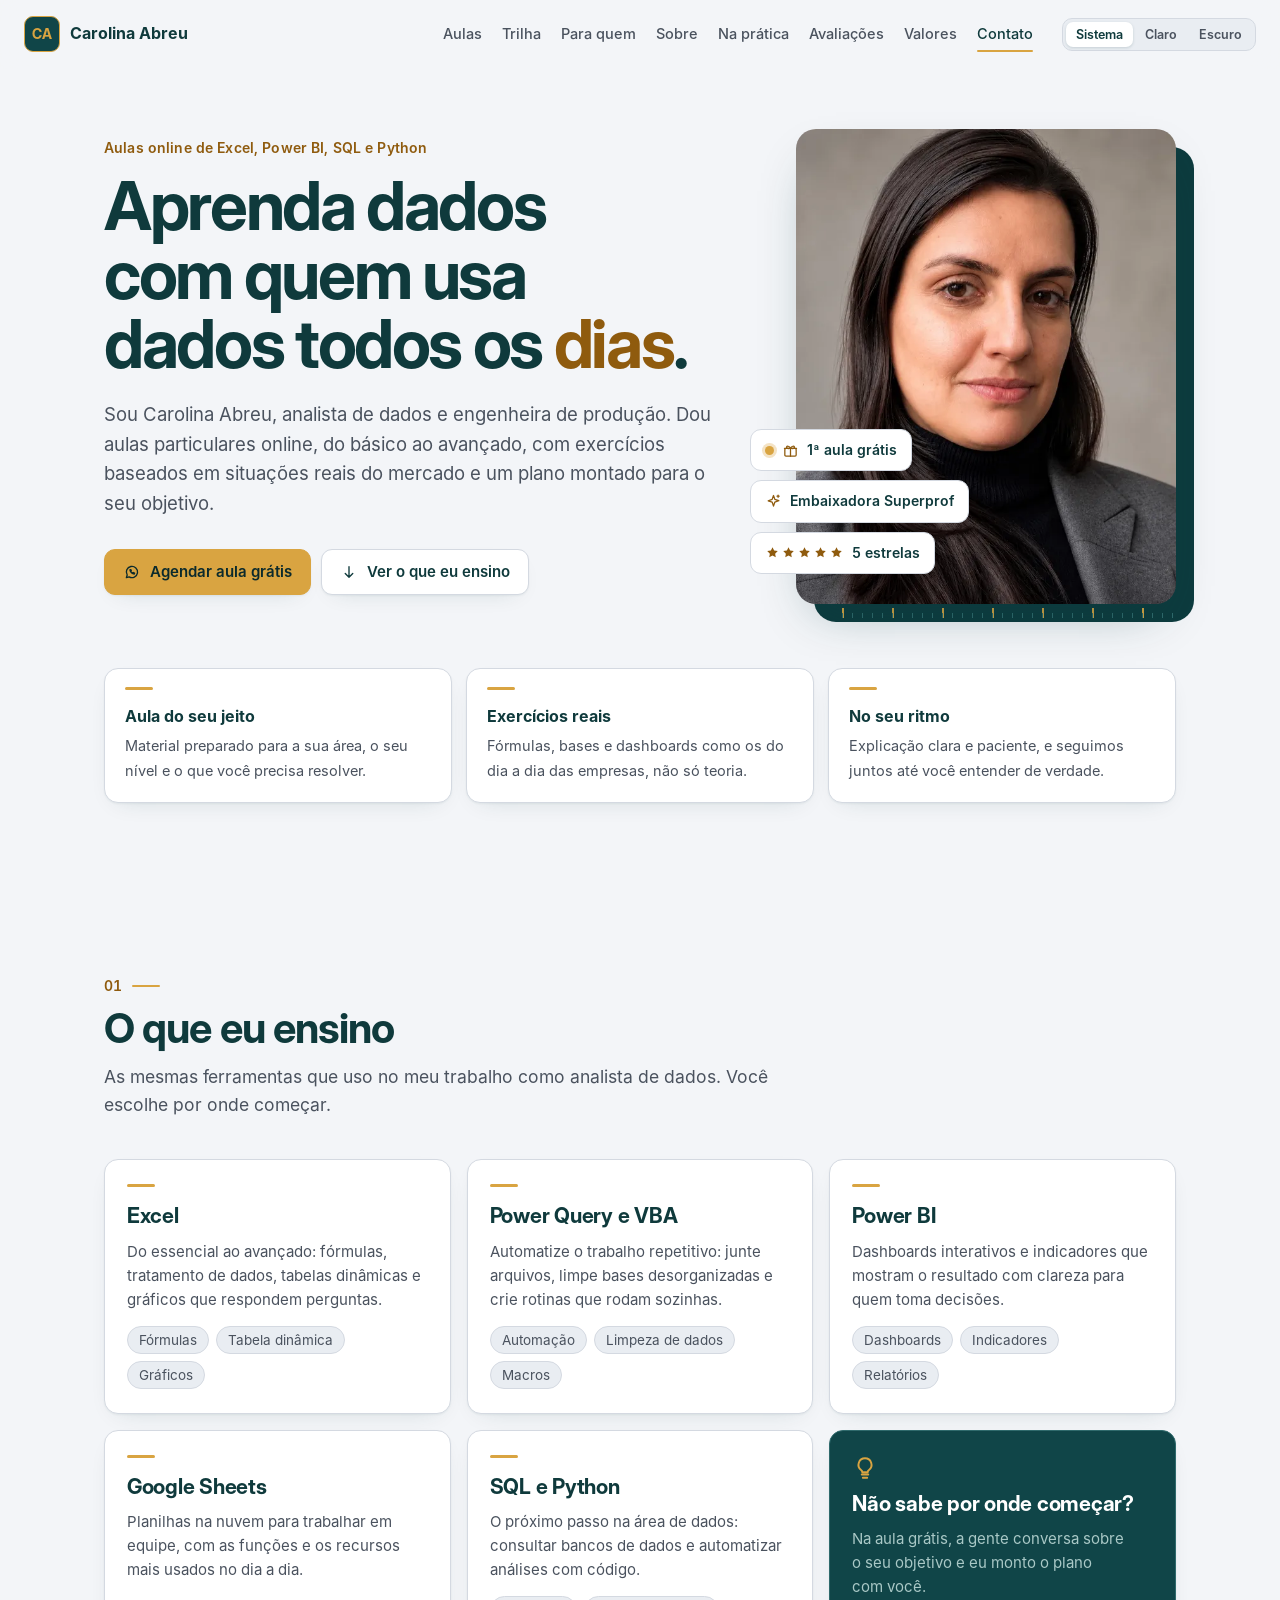
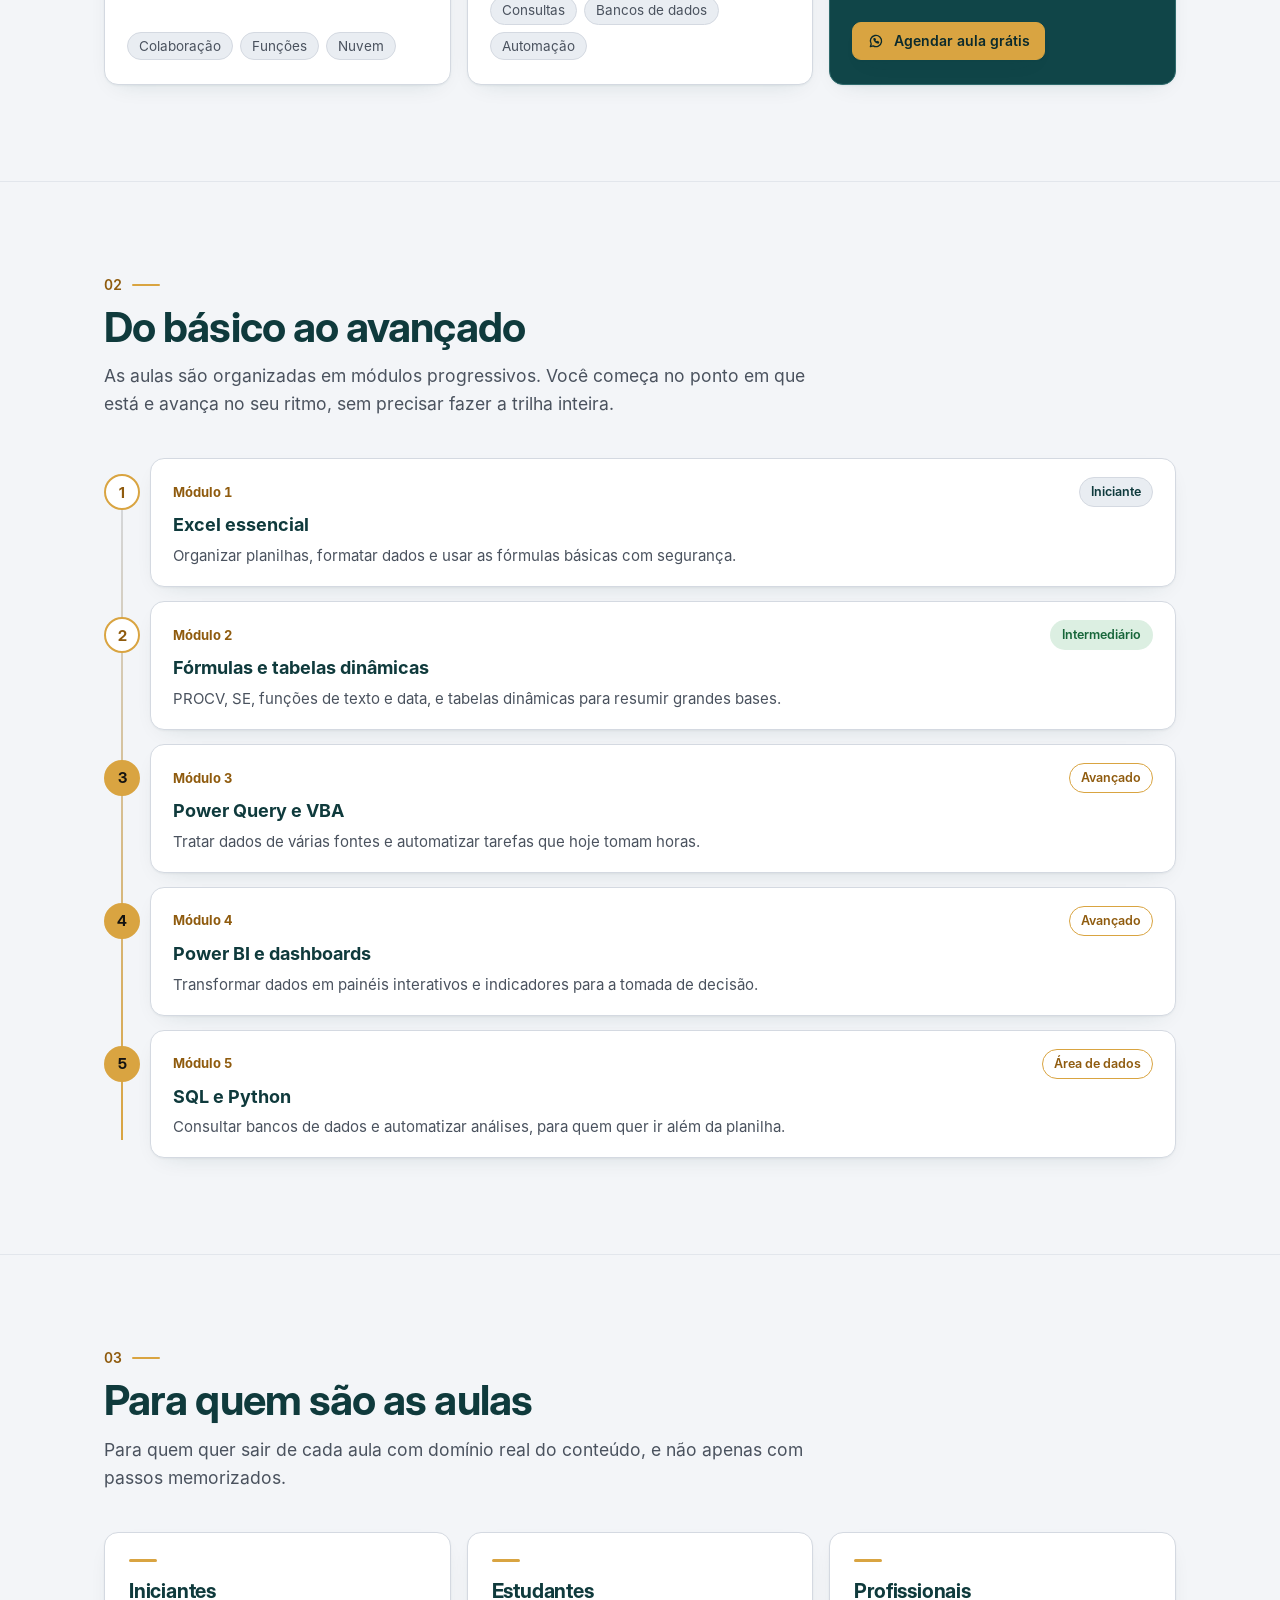
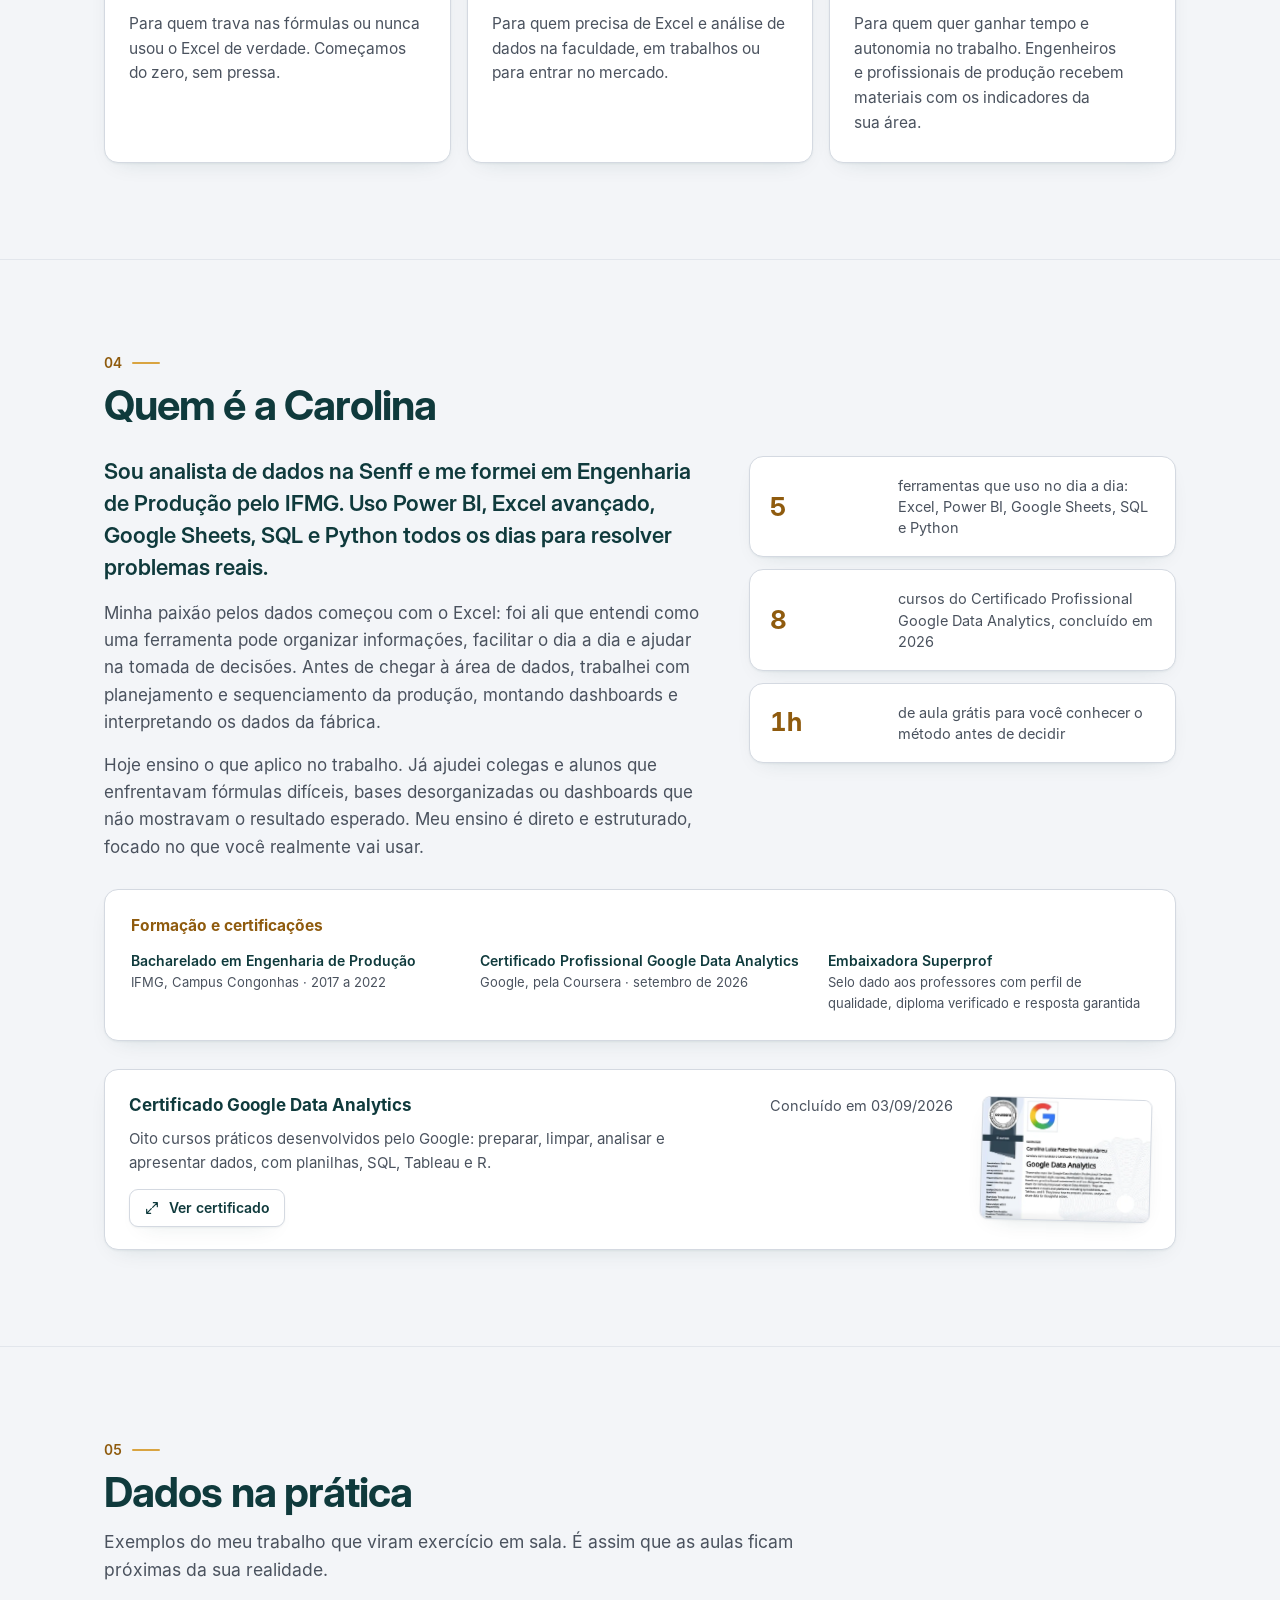
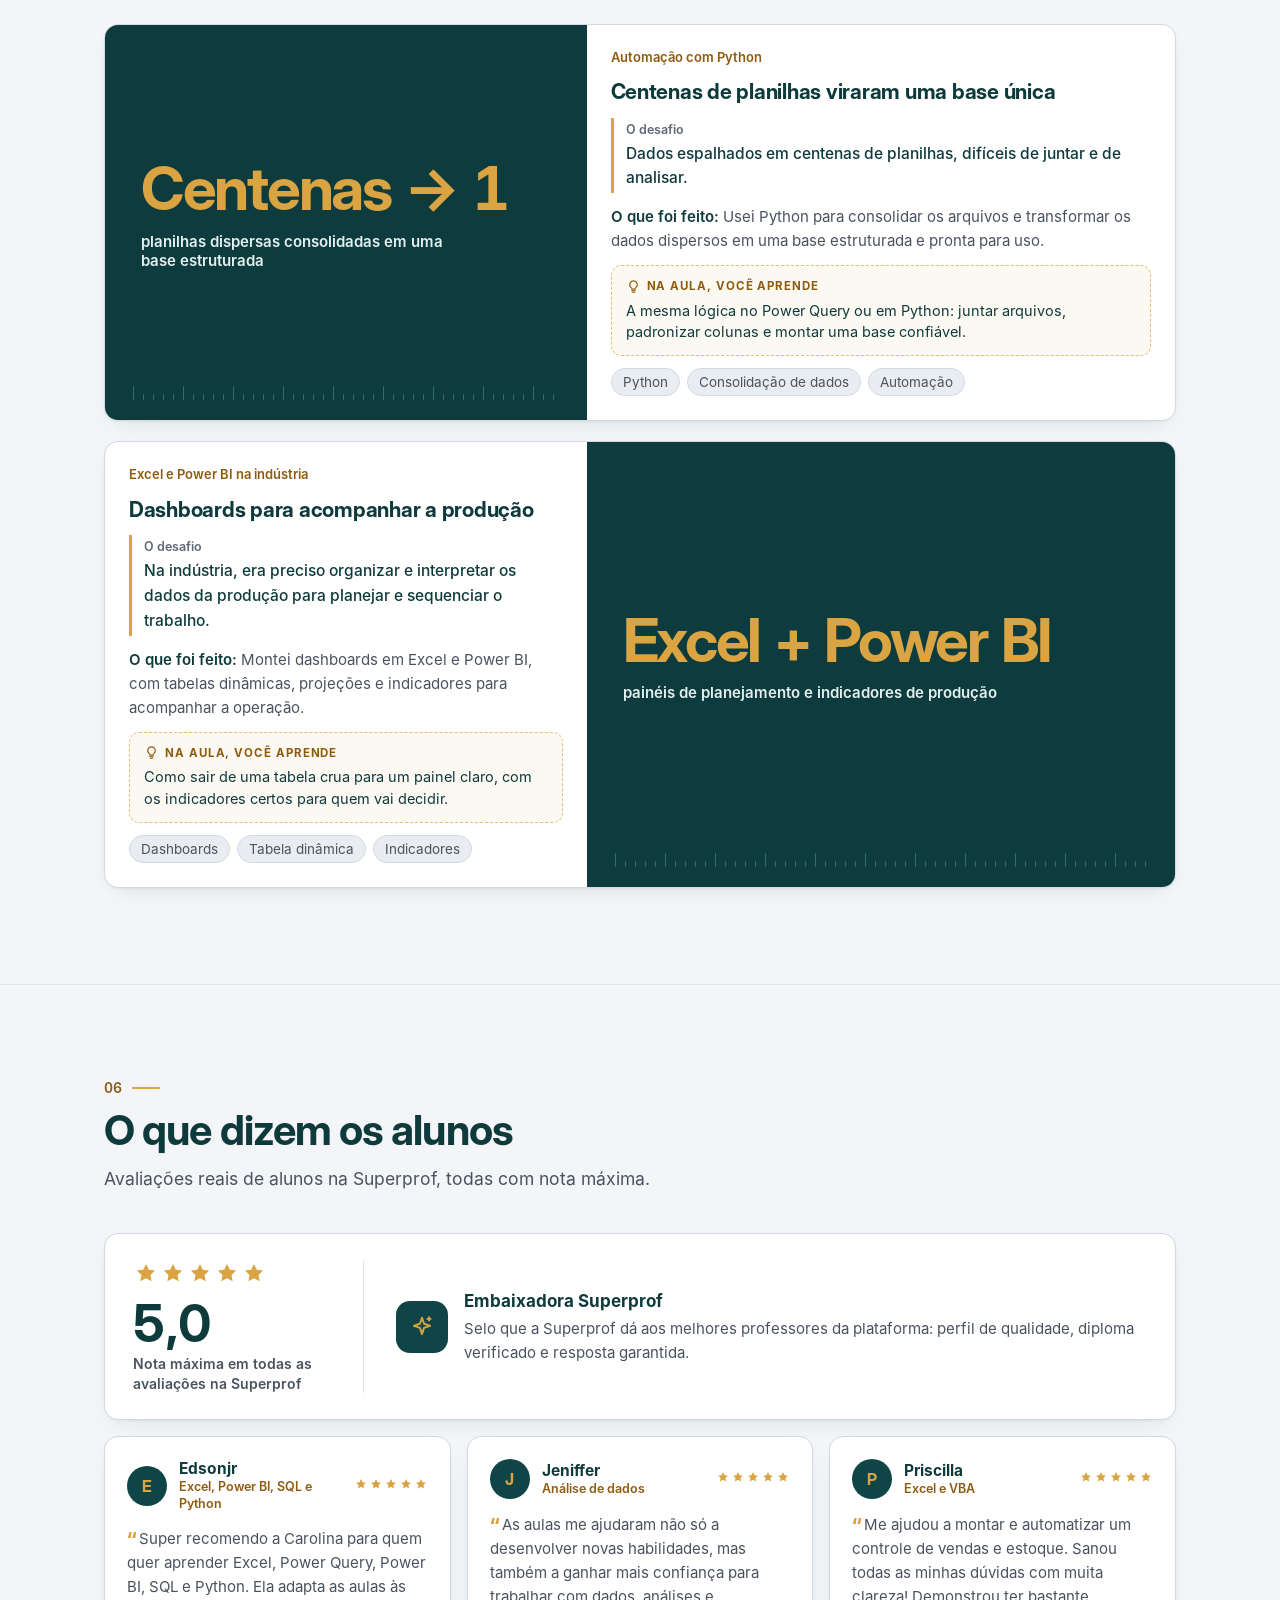
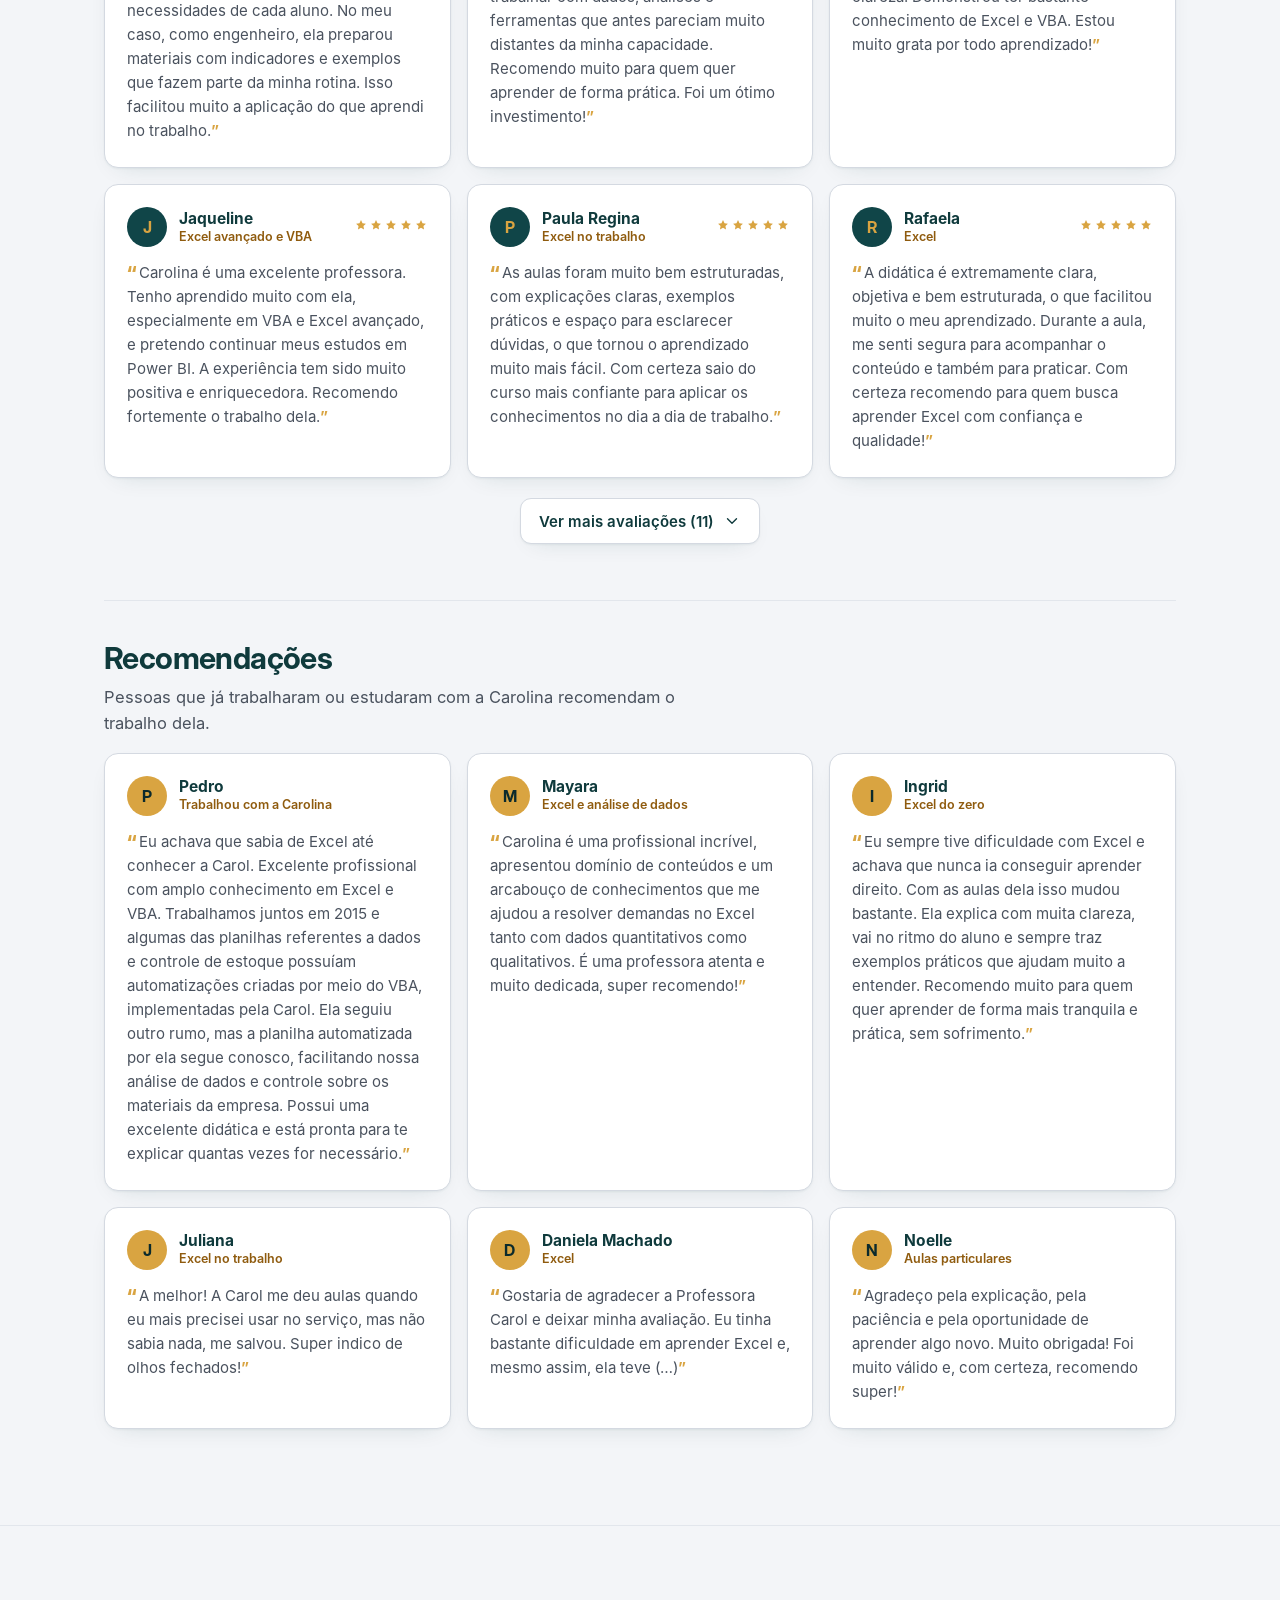
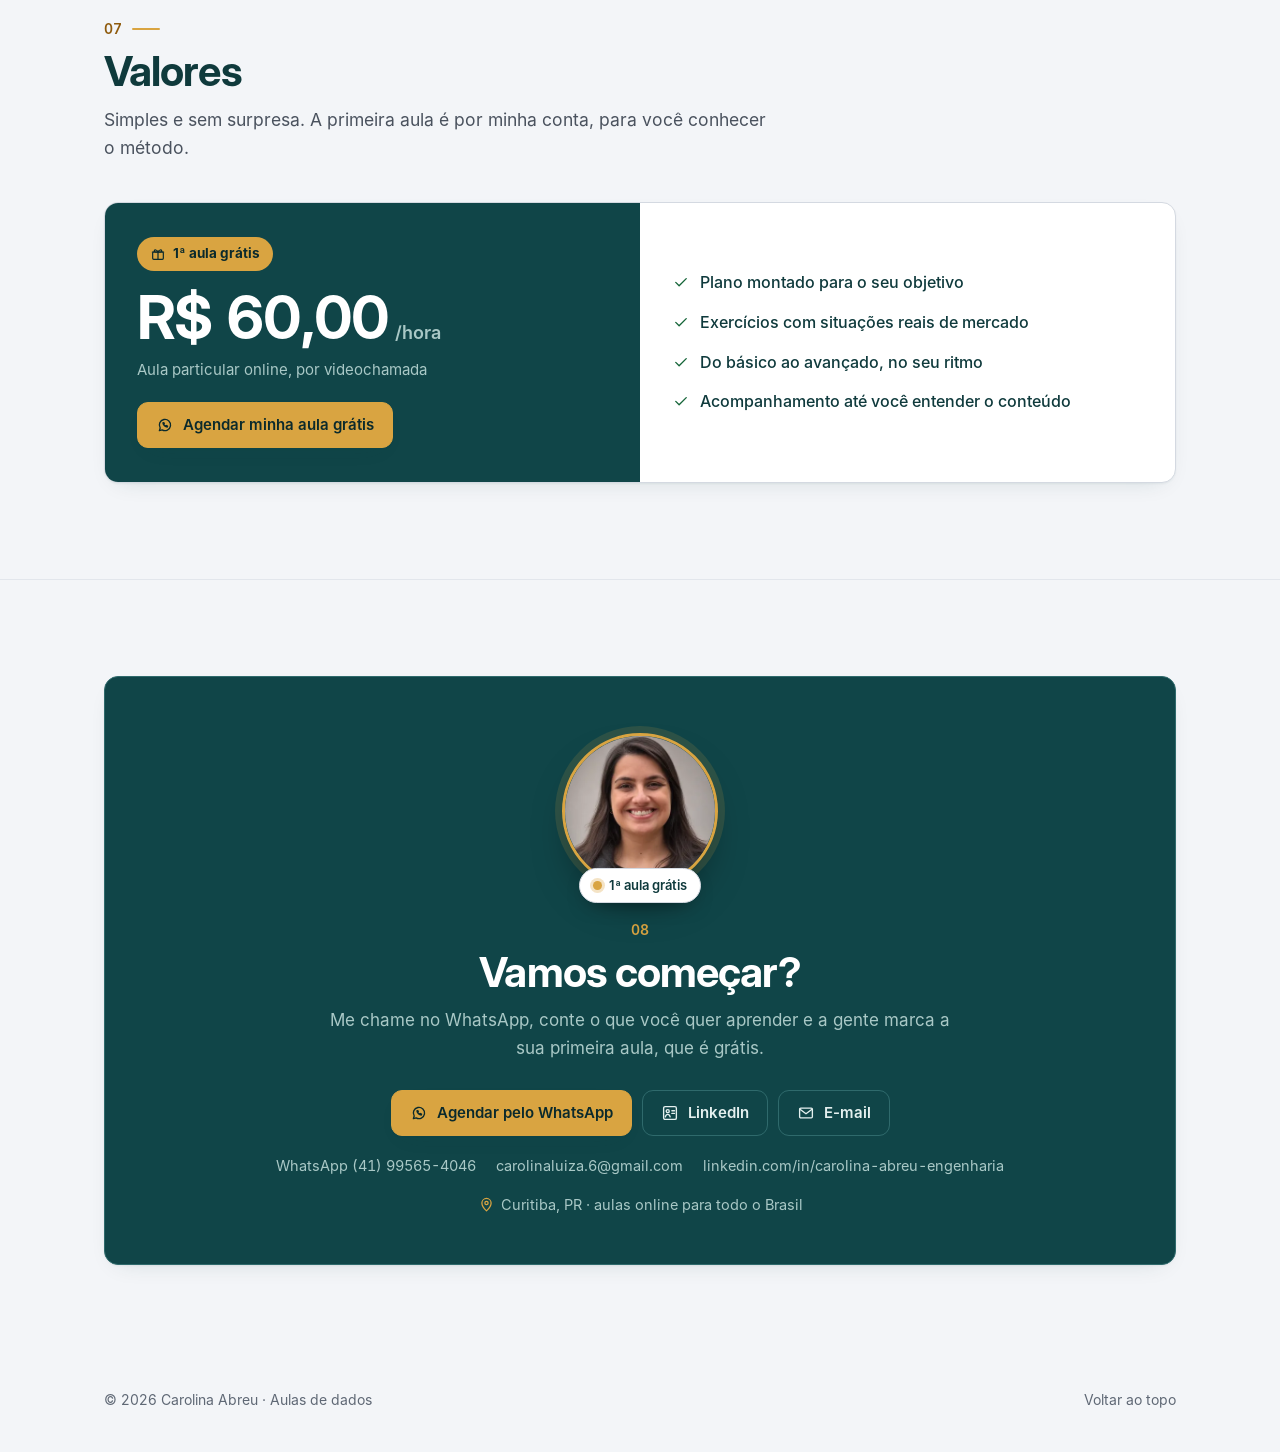
<file: carolina/index.html>
<!doctype html>
<html lang="pt-BR">
<head>
<meta charset="utf-8">
<meta name="viewport" content="width=device-width, initial-scale=1, viewport-fit=cover">
<base href="/carolina/">
<title>Carolina Abreu | Aulas de Excel, Power BI, SQL e Python</title>
<meta name="description" content="Aulas particulares online de Excel, Power Query, VBA, Power BI, Google Sheets, SQL e Python, do básico ao avançado, com a analista de dados Carolina Abreu. 1ª aula grátis.">
<meta name="robots" content="noindex, nofollow">
<meta name="author" content="Carolina Abreu">
<meta name="theme-color" content="#F3F5F8" media="(prefers-color-scheme: light)">
<meta name="theme-color" content="#0A1F21" media="(prefers-color-scheme: dark)">
<link rel="icon" href="favicon.svg" type="image/svg+xml">
<meta property="og:url" content="https://portifolio-edson.vercel.app/carolina/">
<meta property="og:type" content="profile">
<meta property="og:locale" content="pt_BR">
<meta property="og:title" content="Carolina Abreu | Aulas de Excel, Power BI, SQL e Python">
<meta property="og:description" content="Aulas particulares online, do básico ao avançado, com exercícios baseados em situações reais. 1ª aula grátis.">
<meta property="og:image" content="https://portifolio-edson.vercel.app/carolina/assets/img/og-image.jpg">
<meta property="og:image:width" content="1200">
<meta property="og:image:height" content="630">
<meta property="og:image:alt" content="Carolina Abreu, aulas online de dados">
<meta name="twitter:card" content="summary_large_image">
<link rel="preload" href="assets/fonts/InterDisplay-Bold.woff" as="font" type="font/woff" crossorigin>
<link rel="preload" href="assets/fonts/Inter-Regular.woff" as="font" type="font/woff" crossorigin>
<link rel="stylesheet" href="assets/css/styles.css">
<script>
  try {
    var t = localStorage.getItem('carolina-theme');
    if (t === 'light' || t === 'dark') document.documentElement.setAttribute('data-theme', t);
  } catch (e) {}
</script>
<script src="assets/js/content.js" defer></script>
<script src="assets/js/main.js" defer></script>
</head>
<body>
<div id="app">
  <noscript>
    <main class="noscript wrap">
      <h1>Carolina Abreu</h1>
      <p>Aulas particulares online de Excel, Power BI, SQL e Python. 1ª aula grátis.</p>
      <p><a href="https://wa.me/5541995654046">WhatsApp: (41) 99565-4046</a> · <a href="mailto:carolinaluiza.6@gmail.com">carolinaluiza.6@gmail.com</a> · <a href="https://www.linkedin.com/in/carolina-abreu-engenharia/">LinkedIn</a></p>
    </main>
  </noscript>
</div>
</body>
</html>
</file>
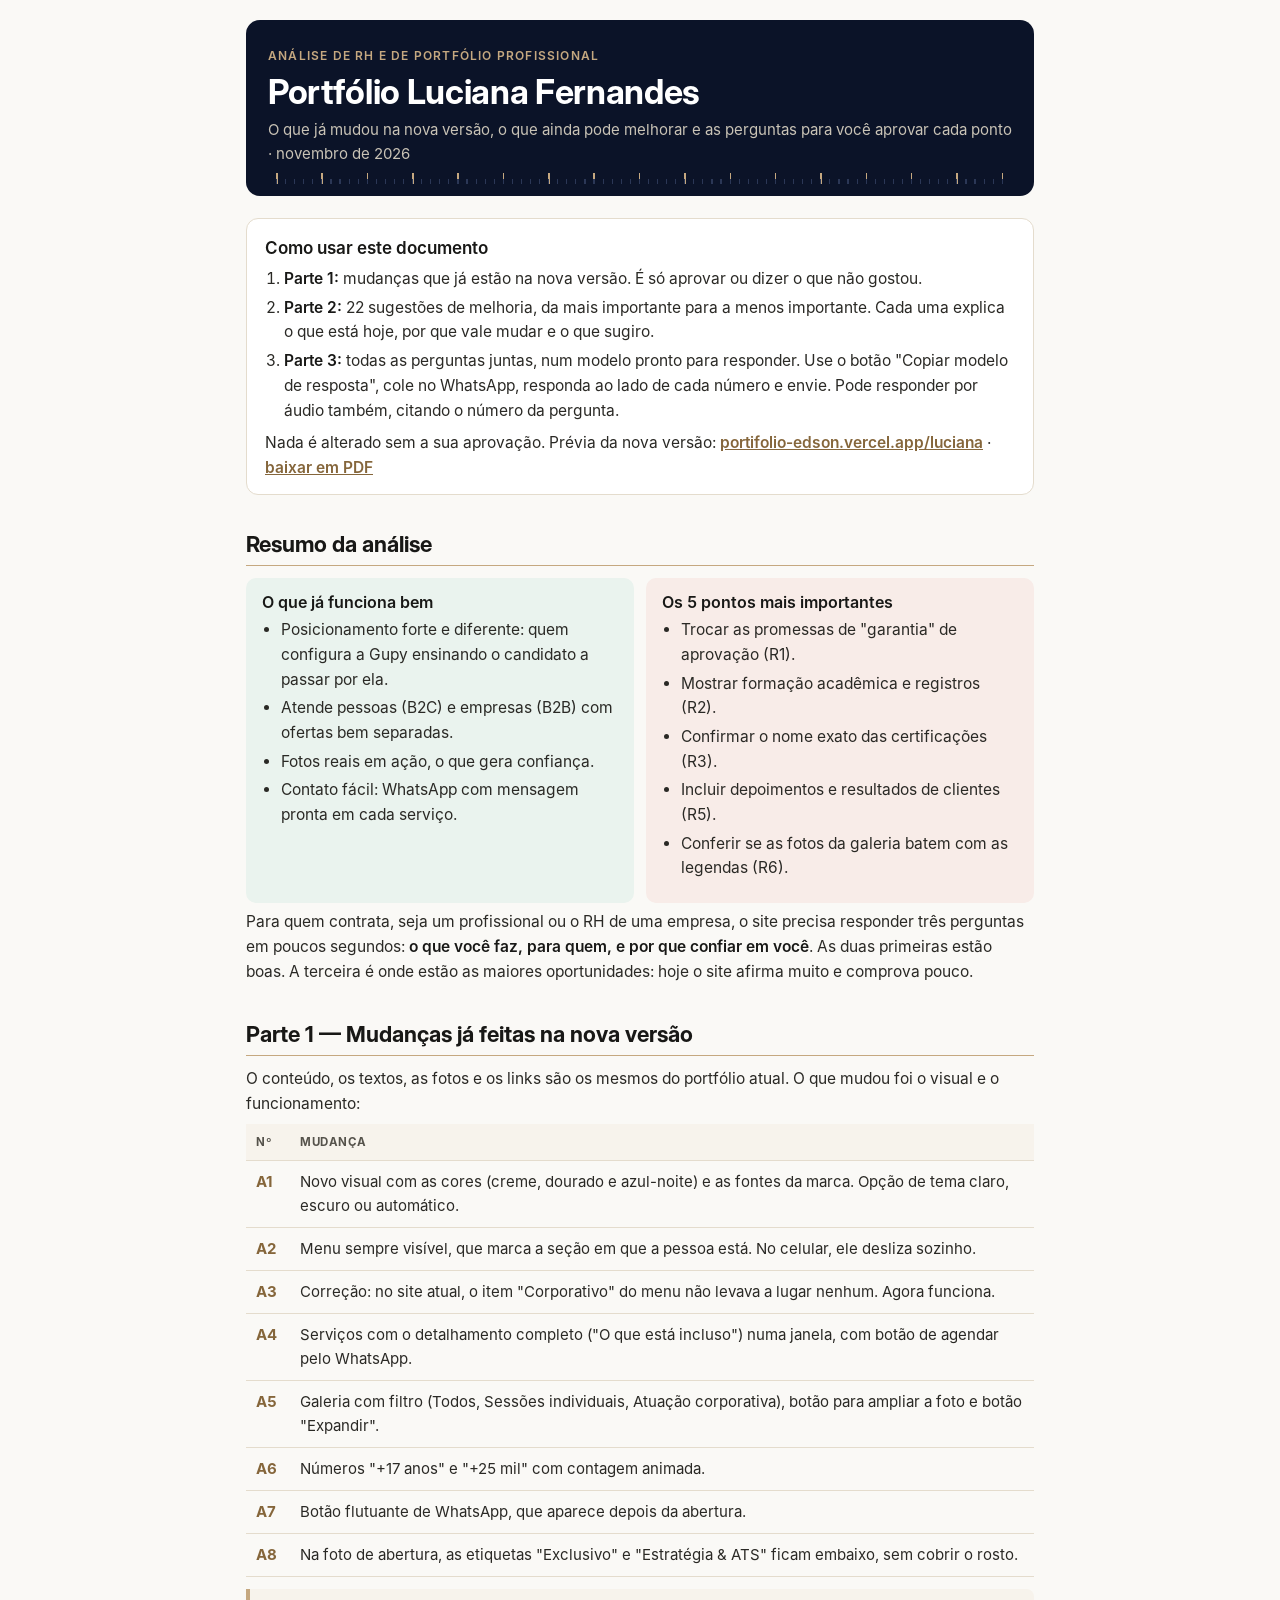
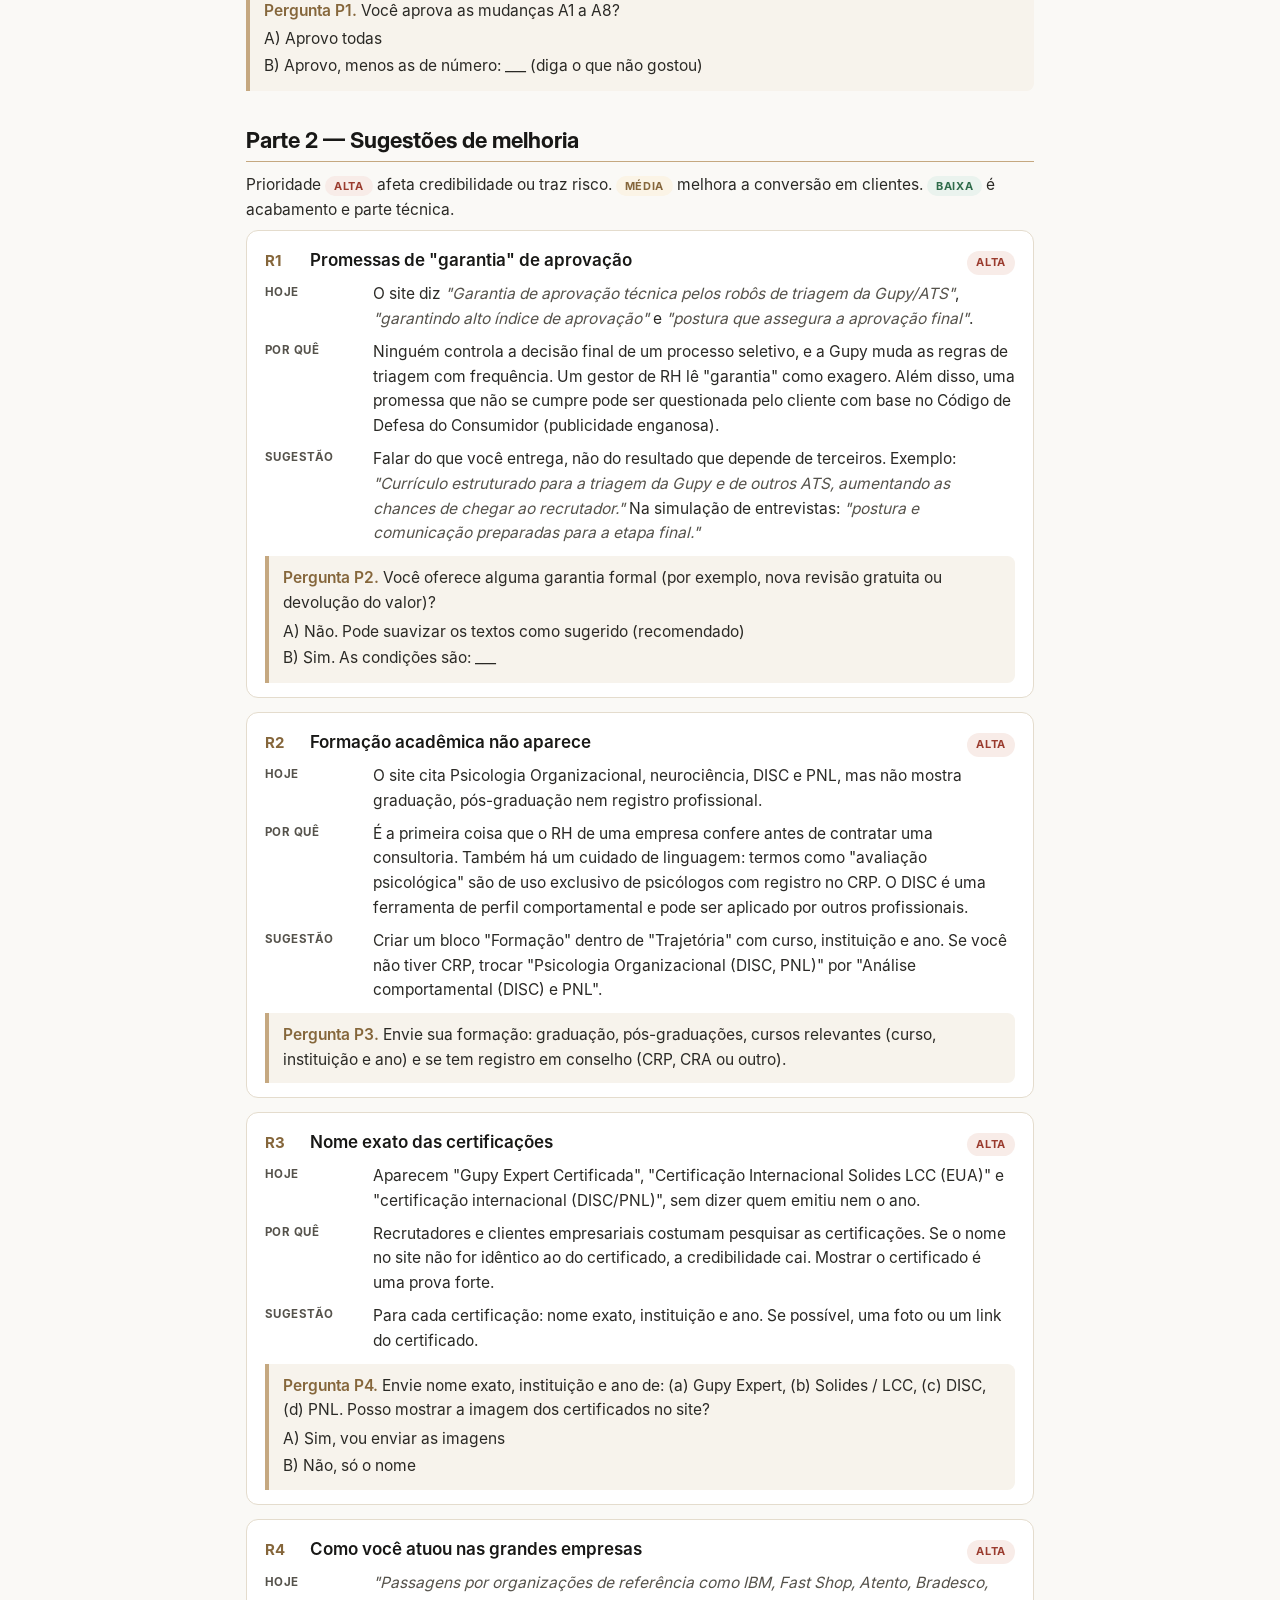
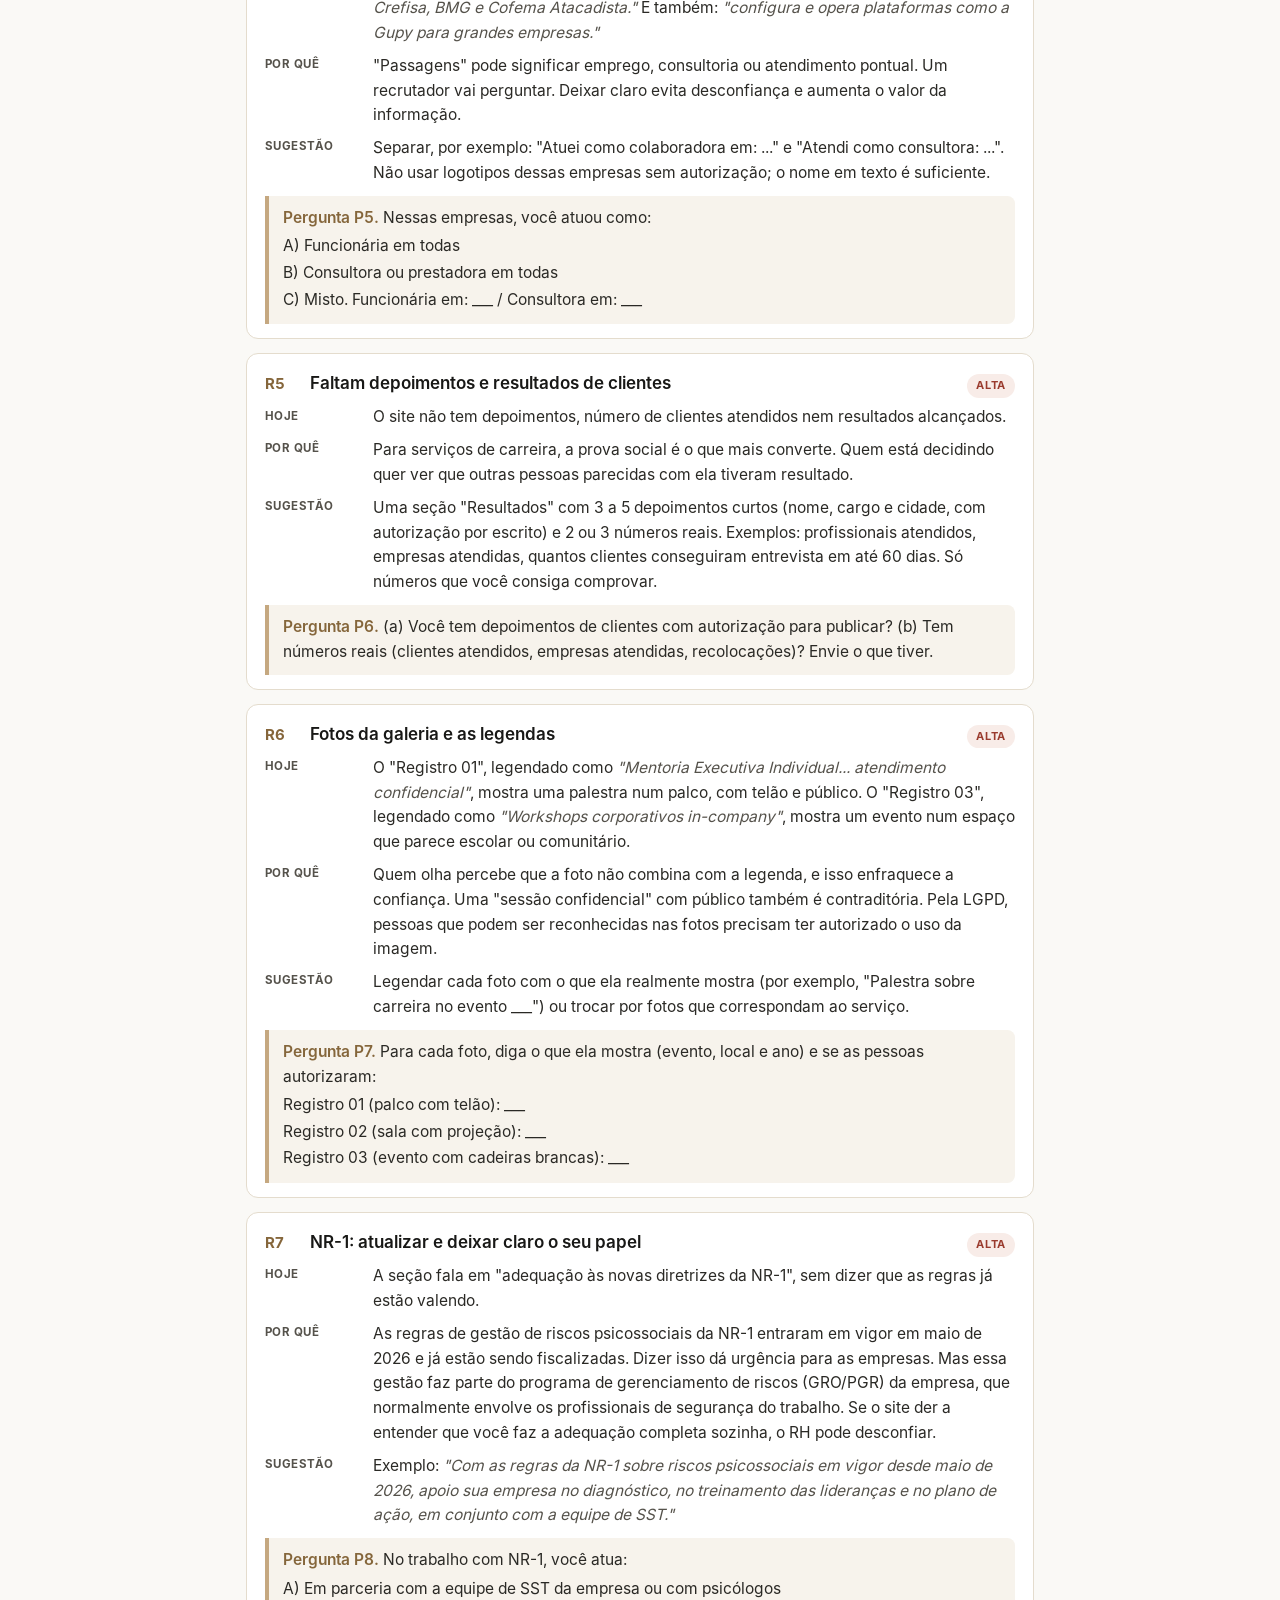
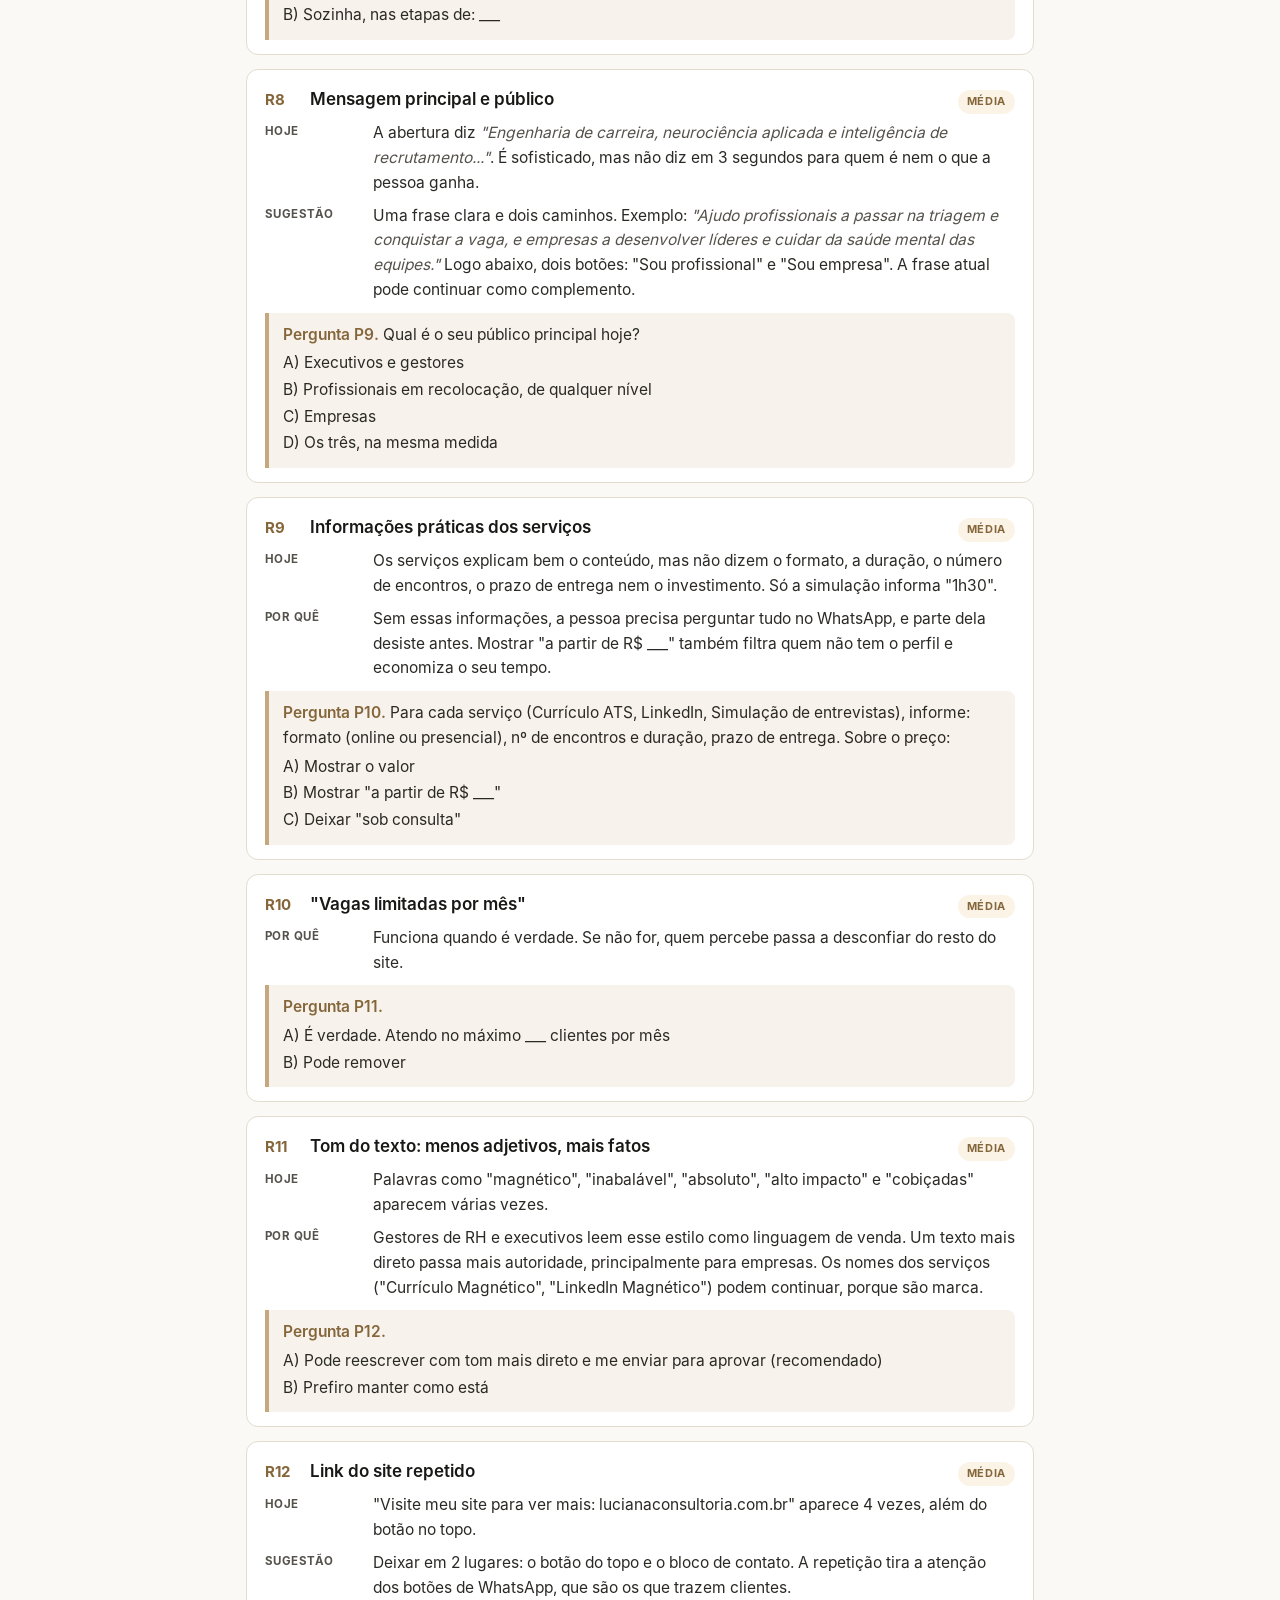
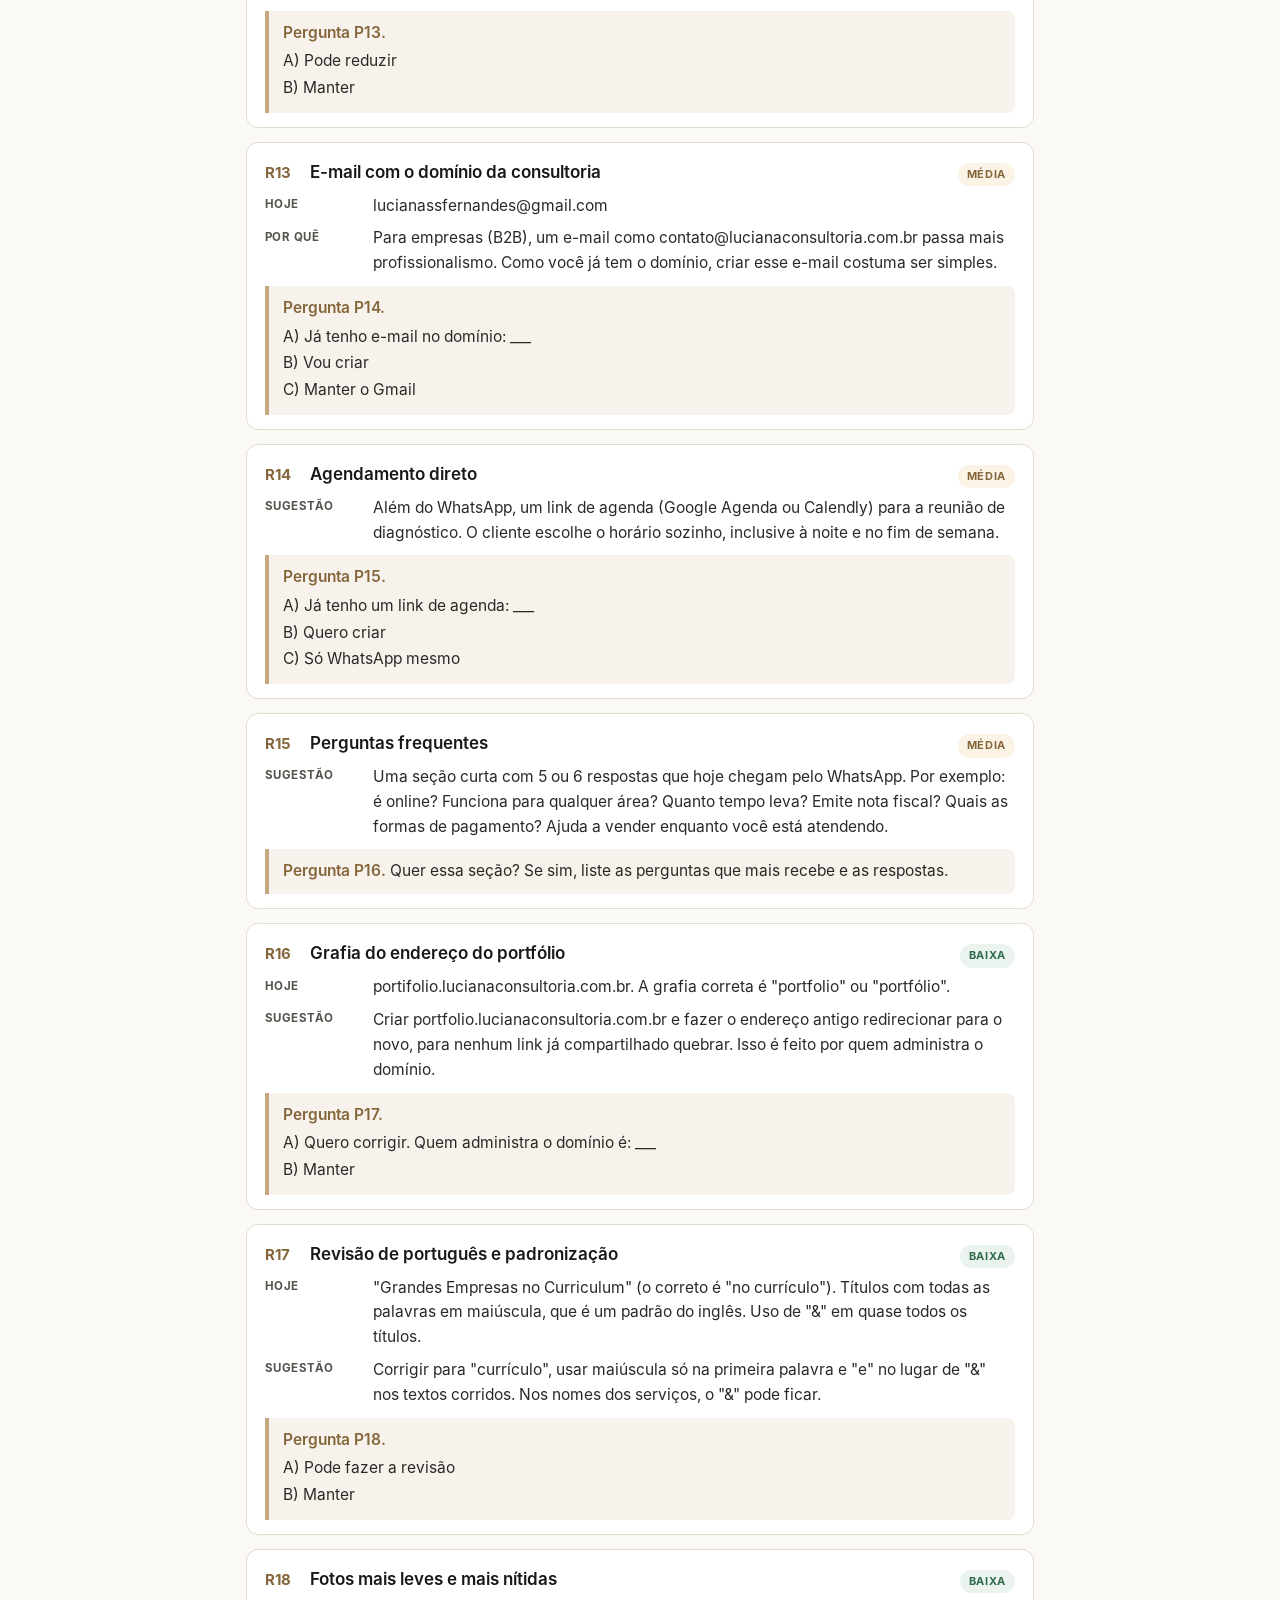
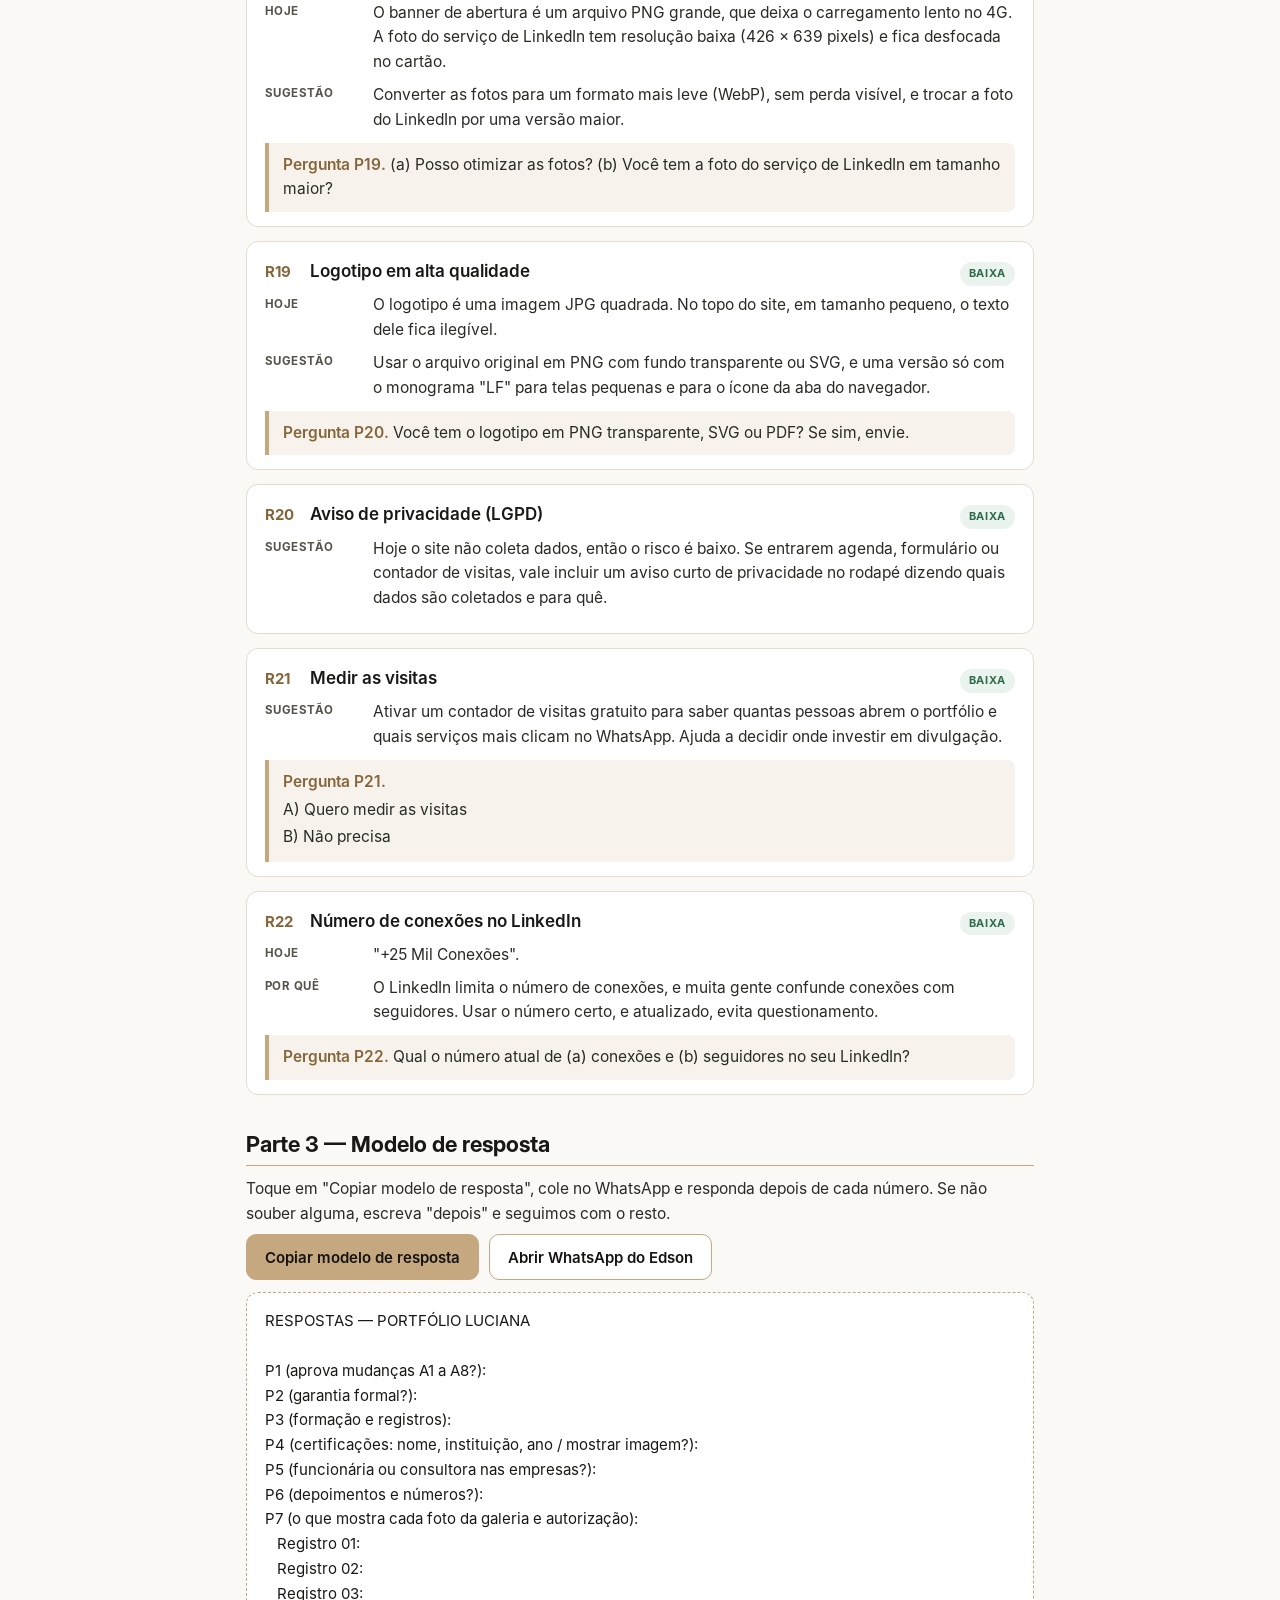
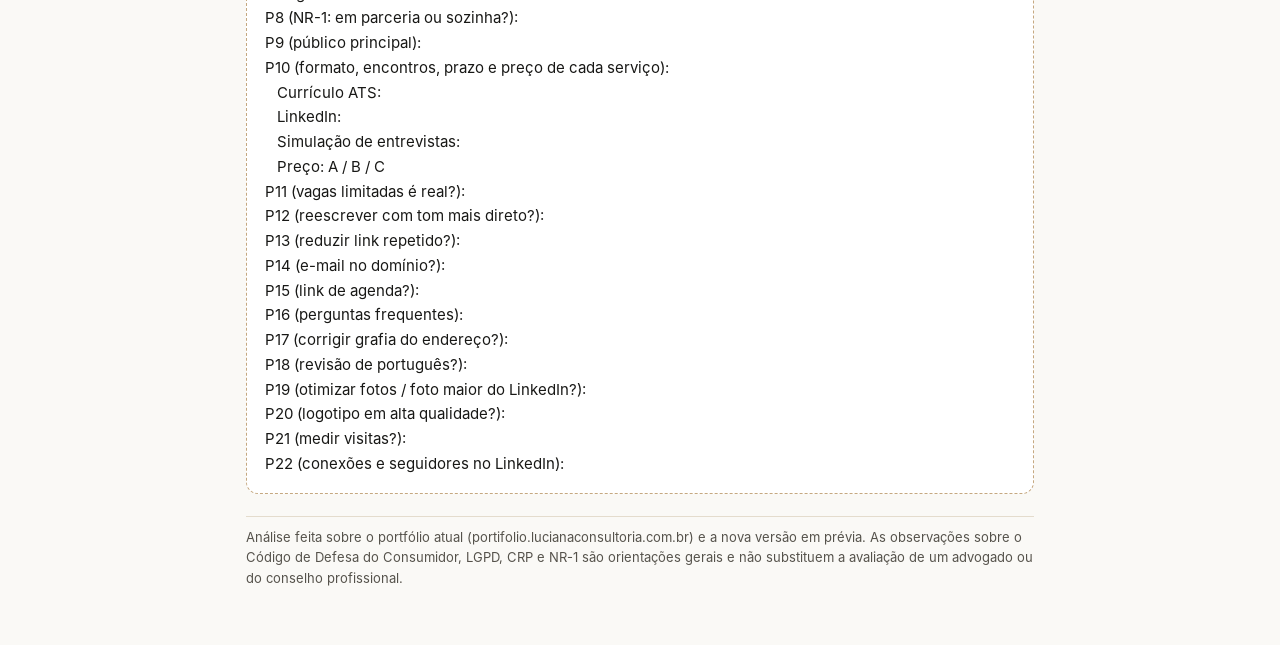
<file: luciana/analise/index.html>
<!doctype html>
<html lang="pt-BR">
<head>
<meta charset="utf-8">
<meta name="viewport" content="width=device-width, initial-scale=1, viewport-fit=cover">
<meta name="robots" content="noindex, nofollow">
<meta name="theme-color" content="#0B1328">
<title>Análise do portfólio — Luciana Fernandes</title>
<link rel="icon" href="/luciana/favicon.svg" type="image/svg+xml">
<style>
@font-face { font-family: "Inter"; font-weight: 400; font-display: swap; src: url("/assets/fonts/Inter-Regular.woff") format("woff"); }
@font-face { font-family: "Inter"; font-weight: 500; font-display: swap; src: url("/assets/fonts/Inter-Medium.woff") format("woff"); }
@font-face { font-family: "Inter"; font-weight: 600; font-display: swap; src: url("/assets/fonts/Inter-SemiBold.woff") format("woff"); }
@font-face { font-family: "Inter"; font-weight: 700; font-display: swap; src: url("/assets/fonts/Inter-Bold.woff") format("woff"); }
@font-face { font-family: "Inter Display"; font-weight: 600; font-display: swap; src: url("/assets/fonts/InterDisplay-SemiBold.woff") format("woff"); }
@font-face { font-family: "Inter Display"; font-weight: 700; font-display: swap; src: url("/assets/fonts/InterDisplay-Bold.woff") format("woff"); }
@page { size: A4; margin: 16mm 17mm 16mm; }
html { -webkit-text-size-adjust: 100%; }
:root { --navy: #0B1328; --ink: #181816; --text: #2A2925; --text-2: #55524B; --gold: #C5A880; --gold-dark: #85663B; --cream: #F7F3EC; --line: #E4DCCD; --red: #9A3B2E; --red-bg: #F8ECE8; --amber-bg: #FBF4E6; --green: #2E6B4A; --green-bg: #EAF3EE; }
* { box-sizing: border-box; }
html, body { margin: 0; padding: 0; }
body { font: 400 15.5px/1.6 "Inter", Arial, sans-serif; color: var(--text); background: #FAF9F6; -webkit-print-color-adjust: exact; print-color-adjust: exact; }
h1 { font: 700 23pt/1.1 "Inter Display", "Inter", sans-serif; color: var(--ink); margin: 0 0 2mm; letter-spacing: -.01em; }
h2 { font: 700 14pt/1.2 "Inter Display", "Inter", sans-serif; color: var(--ink); margin: 8mm 0 3mm; padding-bottom: 2mm; border-bottom: .5mm solid var(--gold); break-after: avoid; }
h3 { font: 600 11pt/1.3 "Inter", sans-serif; color: var(--ink); margin: 0 0 1.5mm; }
p { margin: 0 0 2mm; }
ul, ol { margin: 0 0 2mm; padding-left: 5mm; }
li { margin-bottom: 1mm; }
b, strong { font-weight: 600; color: var(--ink); }
.band { background: var(--navy); color: #FAF9F6; padding: 7mm 8mm 6mm; border-radius: 3mm; margin-bottom: 6mm; position: relative; overflow: hidden; }
.band::after { content: ""; position: absolute; left: 8mm; right: 8mm; bottom: 3mm; height: 3mm;
  background: repeating-linear-gradient(to right, #2B3756 0 .3mm, transparent .3mm 2.4mm) left bottom / 100% 1.4mm no-repeat,
              repeating-linear-gradient(to right, var(--gold) 0 .4mm, transparent .4mm 12mm) left bottom / 100% 3mm no-repeat; }
.band h1 { color: #FFFFFF; }
.band .sub { color: #C9C3B6; font-size: 10pt; }
.band .kicker { color: var(--gold); font-weight: 600; font-size: 8.6pt; letter-spacing: .1em; text-transform: uppercase; margin-bottom: 2mm; }
.how { background: var(--cream); border: .3mm solid var(--line); border-radius: 2.5mm; padding: 4mm 5mm; margin-bottom: 4mm; }
.how h3 { margin-bottom: 2mm; }
.item { border: .3mm solid var(--line); border-radius: 2.5mm; padding: 4mm 5mm 3mm; margin: 0 0 3.5mm; break-inside: avoid; }
.item .head { display: flex; align-items: baseline; gap: 3mm; margin-bottom: 2mm; }
.item .n { font: 700 10pt/1 "Inter", sans-serif; color: var(--gold-dark); min-width: 9mm; }
.item h3 { margin: 0; flex: 1; }
.tag { font-size: 7.6pt; font-weight: 700; letter-spacing: .06em; text-transform: uppercase; padding: .8mm 2.2mm; border-radius: 99px; white-space: nowrap; }
.alta { background: var(--red-bg); color: var(--red); }
.media { background: var(--amber-bg); color: var(--gold-dark); }
.baixa { background: var(--green-bg); color: var(--green); }
.row { display: grid; grid-template-columns: 27mm 1fr; gap: 1mm 3mm; margin-bottom: 1.4mm; }
.row > span { font-size: 8.2pt; font-weight: 700; letter-spacing: .04em; text-transform: uppercase; color: var(--text-2); padding-top: .3mm; }
.q { margin-top: 2.2mm; background: var(--cream); border-left: 1mm solid var(--gold); border-radius: 0 2mm 2mm 0; padding: 2.4mm 3.5mm; }
.q b { color: var(--gold-dark); }
.q ol { margin: 1mm 0 0; padding-left: 0; list-style: none; }
.q li { margin-bottom: .5mm; }
.quote { font-style: italic; color: var(--text-2); }
table { width: 100%; border-collapse: collapse; margin: 1mm 0 3mm; font-size: 9.2pt; }
th, td { text-align: left; padding: 1.8mm 2.5mm; border-bottom: .3mm solid var(--line); vertical-align: top; }
th { font-size: 8pt; letter-spacing: .05em; text-transform: uppercase; color: var(--text-2); background: var(--cream); }
td:first-child { font-weight: 700; color: var(--gold-dark); white-space: nowrap; width: 12mm; }
.strengths { display: grid; grid-template-columns: 1fr 1fr; gap: 3mm; margin-bottom: 2mm; }
.strengths div { background: var(--green-bg); border-radius: 2mm; padding: 3mm 4mm; }
.strengths div:last-child { background: var(--red-bg); }
.strengths h3 { font-size: 10pt; }
.answer { border: .4mm dashed var(--gold); border-radius: 2.5mm; padding: 4mm 5mm; background: #FFFDF8; break-inside: avoid; }
.answer pre { font: 400 9.2pt/1.65 "Inter", sans-serif; margin: 0; white-space: pre-wrap; color: var(--ink); }
.foot { margin-top: 6mm; font-size: 8.2pt; color: var(--text-2); border-top: .3mm solid var(--line); padding-top: 2.5mm; }
.pb { break-before: page; }

.page { max-width: 820px; margin: 0 auto; padding: max(20px, env(safe-area-inset-top, 0px)) max(16px, env(safe-area-inset-right, 0px)) 48px max(16px, env(safe-area-inset-left, 0px)); }
h1 { font-size: clamp(26px, 6vw, 34px); }
h2 { font-size: 22px; margin-top: 36px; }
h3 { font-size: 17px; }
.band, .how, .item, .answer { background-color: #FFFFFF; }
.band { background: var(--navy); padding: 26px 22px 30px; border-radius: 14px; }
.band .sub { font-size: 15px; }
.band .kicker { font-size: 12px; }
.how, .item { border-radius: 12px; padding: 18px 18px 14px; }
.item { margin-bottom: 14px; }
.item .head { flex-wrap: wrap; }
.item .n { font-size: 15px; min-width: 34px; }
.tag { font-size: 11px; padding: 3px 9px; }
.row { grid-template-columns: 96px minmax(0, 1fr); gap: 4px 12px; margin-bottom: 8px; }
.row > span { font-size: 11.5px; }
.q { padding: 10px 14px; margin-top: 10px; border-left-width: 4px; }
table { font-size: 15px; }
th, td { padding: 9px 10px; }
th { font-size: 11.5px; }
td:first-child { width: 44px; }
.strengths { gap: 12px; }
.strengths div { padding: 14px 16px; border-radius: 10px; }
.strengths h3 { font-size: 16px; }
.answer { padding: 16px 18px; border-radius: 12px; }
.answer pre { font-size: 15px; }
.actions { display: flex; flex-wrap: wrap; gap: 10px; margin: 0 0 12px; }
.btn { display: inline-flex; align-items: center; justify-content: center; gap: 8px; min-height: 46px; padding: 0 18px; border-radius: 10px; border: 1px solid var(--gold); background: var(--gold); color: #141311; font: 600 15px "Inter", sans-serif; cursor: pointer; text-decoration: none; }
.btn.ghost { background: #FFFFFF; }
.copied { color: var(--green); font-weight: 600; align-self: center; }
.foot { font-size: 13px; }
@media (max-width: 600px) {
  .strengths { grid-template-columns: minmax(0, 1fr); }
  .row { grid-template-columns: minmax(0, 1fr); gap: 2px; }
  .item .head h3 { flex-basis: calc(100% - 50px); }
  .actions .btn { width: 100%; }
}
@media print { .actions { display: none; } .page { padding: 0; max-width: none; } }
</style>
</head>
<body>
<div class="page">

<div class="band">
  <div class="kicker">Análise de RH e de portfólio profissional</div>
  <h1>Portfólio Luciana Fernandes</h1>
  <div class="sub">O que já mudou na nova versão, o que ainda pode melhorar e as perguntas para você aprovar cada ponto · novembro de 2026</div>
</div>

<div class="how">
  <h3>Como usar este documento</h3>
  <ol>
    <li><b>Parte 1:</b> mudanças que já estão na nova versão. É só aprovar ou dizer o que não gostou.</li>
    <li><b>Parte 2:</b> 22 sugestões de melhoria, da mais importante para a menos importante. Cada uma explica o que está hoje, por que vale mudar e o que sugiro.</li>
    <li><b>Parte 3:</b> todas as perguntas juntas, num modelo pronto para responder. Use o botão "Copiar modelo de resposta", cole no WhatsApp, responda ao lado de cada número e envie. Pode responder por áudio também, citando o número da pergunta.</li>
  </ol>
  <p style="margin:0">Nada é alterado sem a sua aprovação. Prévia da nova versão: <a href="/luciana/" style="color:var(--gold-dark);font-weight:600">portifolio-edson.vercel.app/luciana</a> · <a href="Analise_Portfolio_Luciana_Fernandes.pdf" style="color:var(--gold-dark);font-weight:600">baixar em PDF</a></p>
</div>

<h2>Resumo da análise</h2>
<div class="strengths">
  <div>
    <h3>O que já funciona bem</h3>
    <ul>
      <li>Posicionamento forte e diferente: quem configura a Gupy ensinando o candidato a passar por ela.</li>
      <li>Atende pessoas (B2C) e empresas (B2B) com ofertas bem separadas.</li>
      <li>Fotos reais em ação, o que gera confiança.</li>
      <li>Contato fácil: WhatsApp com mensagem pronta em cada serviço.</li>
    </ul>
  </div>
  <div>
    <h3>Os 5 pontos mais importantes</h3>
    <ul>
      <li>Trocar as promessas de "garantia" de aprovação (R1).</li>
      <li>Mostrar formação acadêmica e registros (R2).</li>
      <li>Confirmar o nome exato das certificações (R3).</li>
      <li>Incluir depoimentos e resultados de clientes (R5).</li>
      <li>Conferir se as fotos da galeria batem com as legendas (R6).</li>
    </ul>
  </div>
</div>
<p>Para quem contrata, seja um profissional ou o RH de uma empresa, o site precisa responder três perguntas em poucos segundos: <b>o que você faz, para quem, e por que confiar em você</b>. As duas primeiras estão boas. A terceira é onde estão as maiores oportunidades: hoje o site afirma muito e comprova pouco.</p>

<h2>Parte 1 — Mudanças já feitas na nova versão</h2>
<p>O conteúdo, os textos, as fotos e os links são os mesmos do portfólio atual. O que mudou foi o visual e o funcionamento:</p>
<table>
  <tr><th>Nº</th><th>Mudança</th></tr>
  <tr><td>A1</td><td>Novo visual com as cores (creme, dourado e azul-noite) e as fontes da marca. Opção de tema claro, escuro ou automático.</td></tr>
  <tr><td>A2</td><td>Menu sempre visível, que marca a seção em que a pessoa está. No celular, ele desliza sozinho.</td></tr>
  <tr><td>A3</td><td>Correção: no site atual, o item "Corporativo" do menu não levava a lugar nenhum. Agora funciona.</td></tr>
  <tr><td>A4</td><td>Serviços com o detalhamento completo ("O que está incluso") numa janela, com botão de agendar pelo WhatsApp.</td></tr>
  <tr><td>A5</td><td>Galeria com filtro (Todos, Sessões individuais, Atuação corporativa), botão para ampliar a foto e botão "Expandir".</td></tr>
  <tr><td>A6</td><td>Números "+17 anos" e "+25 mil" com contagem animada.</td></tr>
  <tr><td>A7</td><td>Botão flutuante de WhatsApp, que aparece depois da abertura.</td></tr>
  <tr><td>A8</td><td>Na foto de abertura, as etiquetas "Exclusivo" e "Estratégia &amp; ATS" ficam embaixo, sem cobrir o rosto.</td></tr>
</table>
<div class="q"><b>Pergunta P1.</b> Você aprova as mudanças A1 a A8?
  <ol><li>A) Aprovo todas</li><li>B) Aprovo, menos as de número: ___ (diga o que não gostou)</li></ol>
</div>

<h2>Parte 2 — Sugestões de melhoria</h2>
<p>Prioridade <span class="tag alta">Alta</span> afeta credibilidade ou traz risco. <span class="tag media">Média</span> melhora a conversão em clientes. <span class="tag baixa">Baixa</span> é acabamento e parte técnica.</p>

<div class="item">
  <div class="head"><span class="n">R1</span><h3>Promessas de "garantia" de aprovação</h3><span class="tag alta">Alta</span></div>
  <div class="row"><span>Hoje</span><div>O site diz <span class="quote">"Garantia de aprovação técnica pelos robôs de triagem da Gupy/ATS"</span>, <span class="quote">"garantindo alto índice de aprovação"</span> e <span class="quote">"postura que assegura a aprovação final"</span>.</div></div>
  <div class="row"><span>Por quê</span><div>Ninguém controla a decisão final de um processo seletivo, e a Gupy muda as regras de triagem com frequência. Um gestor de RH lê "garantia" como exagero. Além disso, uma promessa que não se cumpre pode ser questionada pelo cliente com base no Código de Defesa do Consumidor (publicidade enganosa).</div></div>
  <div class="row"><span>Sugestão</span><div>Falar do que você entrega, não do resultado que depende de terceiros. Exemplo: <span class="quote">"Currículo estruturado para a triagem da Gupy e de outros ATS, aumentando as chances de chegar ao recrutador."</span> Na simulação de entrevistas: <span class="quote">"postura e comunicação preparadas para a etapa final."</span></div></div>
  <div class="q"><b>Pergunta P2.</b> Você oferece alguma garantia formal (por exemplo, nova revisão gratuita ou devolução do valor)?
    <ol><li>A) Não. Pode suavizar os textos como sugerido (recomendado)</li><li>B) Sim. As condições são: ___</li></ol></div>
</div>

<div class="item">
  <div class="head"><span class="n">R2</span><h3>Formação acadêmica não aparece</h3><span class="tag alta">Alta</span></div>
  <div class="row"><span>Hoje</span><div>O site cita Psicologia Organizacional, neurociência, DISC e PNL, mas não mostra graduação, pós-graduação nem registro profissional.</div></div>
  <div class="row"><span>Por quê</span><div>É a primeira coisa que o RH de uma empresa confere antes de contratar uma consultoria. Também há um cuidado de linguagem: termos como "avaliação psicológica" são de uso exclusivo de psicólogos com registro no CRP. O DISC é uma ferramenta de perfil comportamental e pode ser aplicado por outros profissionais.</div></div>
  <div class="row"><span>Sugestão</span><div>Criar um bloco "Formação" dentro de "Trajetória" com curso, instituição e ano. Se você não tiver CRP, trocar "Psicologia Organizacional (DISC, PNL)" por "Análise comportamental (DISC) e PNL".</div></div>
  <div class="q"><b>Pergunta P3.</b> Envie sua formação: graduação, pós-graduações, cursos relevantes (curso, instituição e ano) e se tem registro em conselho (CRP, CRA ou outro).</div>
</div>

<div class="item">
  <div class="head"><span class="n">R3</span><h3>Nome exato das certificações</h3><span class="tag alta">Alta</span></div>
  <div class="row"><span>Hoje</span><div>Aparecem "Gupy Expert Certificada", "Certificação Internacional Solides LCC (EUA)" e "certificação internacional (DISC/PNL)", sem dizer quem emitiu nem o ano.</div></div>
  <div class="row"><span>Por quê</span><div>Recrutadores e clientes empresariais costumam pesquisar as certificações. Se o nome no site não for idêntico ao do certificado, a credibilidade cai. Mostrar o certificado é uma prova forte.</div></div>
  <div class="row"><span>Sugestão</span><div>Para cada certificação: nome exato, instituição e ano. Se possível, uma foto ou um link do certificado.</div></div>
  <div class="q"><b>Pergunta P4.</b> Envie nome exato, instituição e ano de: (a) Gupy Expert, (b) Solides / LCC, (c) DISC, (d) PNL. Posso mostrar a imagem dos certificados no site?
    <ol><li>A) Sim, vou enviar as imagens</li><li>B) Não, só o nome</li></ol></div>
</div>

<div class="item">
  <div class="head"><span class="n">R4</span><h3>Como você atuou nas grandes empresas</h3><span class="tag alta">Alta</span></div>
  <div class="row"><span>Hoje</span><div><span class="quote">"Passagens por organizações de referência como IBM, Fast Shop, Atento, Bradesco, Crefisa, BMG e Cofema Atacadista."</span> E também: <span class="quote">"configura e opera plataformas como a Gupy para grandes empresas."</span></div></div>
  <div class="row"><span>Por quê</span><div>"Passagens" pode significar emprego, consultoria ou atendimento pontual. Um recrutador vai perguntar. Deixar claro evita desconfiança e aumenta o valor da informação.</div></div>
  <div class="row"><span>Sugestão</span><div>Separar, por exemplo: "Atuei como colaboradora em: ..." e "Atendi como consultora: ...". Não usar logotipos dessas empresas sem autorização; o nome em texto é suficiente.</div></div>
  <div class="q"><b>Pergunta P5.</b> Nessas empresas, você atuou como:
    <ol><li>A) Funcionária em todas</li><li>B) Consultora ou prestadora em todas</li><li>C) Misto. Funcionária em: ___ / Consultora em: ___</li></ol></div>
</div>

<div class="item">
  <div class="head"><span class="n">R5</span><h3>Faltam depoimentos e resultados de clientes</h3><span class="tag alta">Alta</span></div>
  <div class="row"><span>Hoje</span><div>O site não tem depoimentos, número de clientes atendidos nem resultados alcançados.</div></div>
  <div class="row"><span>Por quê</span><div>Para serviços de carreira, a prova social é o que mais converte. Quem está decidindo quer ver que outras pessoas parecidas com ela tiveram resultado.</div></div>
  <div class="row"><span>Sugestão</span><div>Uma seção "Resultados" com 3 a 5 depoimentos curtos (nome, cargo e cidade, com autorização por escrito) e 2 ou 3 números reais. Exemplos: profissionais atendidos, empresas atendidas, quantos clientes conseguiram entrevista em até 60 dias. Só números que você consiga comprovar.</div></div>
  <div class="q"><b>Pergunta P6.</b> (a) Você tem depoimentos de clientes com autorização para publicar? (b) Tem números reais (clientes atendidos, empresas atendidas, recolocações)? Envie o que tiver.</div>
</div>

<div class="item">
  <div class="head"><span class="n">R6</span><h3>Fotos da galeria e as legendas</h3><span class="tag alta">Alta</span></div>
  <div class="row"><span>Hoje</span><div>O "Registro 01", legendado como <span class="quote">"Mentoria Executiva Individual... atendimento confidencial"</span>, mostra uma palestra num palco, com telão e público. O "Registro 03", legendado como <span class="quote">"Workshops corporativos in-company"</span>, mostra um evento num espaço que parece escolar ou comunitário.</div></div>
  <div class="row"><span>Por quê</span><div>Quem olha percebe que a foto não combina com a legenda, e isso enfraquece a confiança. Uma "sessão confidencial" com público também é contraditória. Pela LGPD, pessoas que podem ser reconhecidas nas fotos precisam ter autorizado o uso da imagem.</div></div>
  <div class="row"><span>Sugestão</span><div>Legendar cada foto com o que ela realmente mostra (por exemplo, "Palestra sobre carreira no evento ___") ou trocar por fotos que correspondam ao serviço.</div></div>
  <div class="q"><b>Pergunta P7.</b> Para cada foto, diga o que ela mostra (evento, local e ano) e se as pessoas autorizaram:
    <ol><li>Registro 01 (palco com telão): ___</li><li>Registro 02 (sala com projeção): ___</li><li>Registro 03 (evento com cadeiras brancas): ___</li></ol></div>
</div>

<div class="item">
  <div class="head"><span class="n">R7</span><h3>NR-1: atualizar e deixar claro o seu papel</h3><span class="tag alta">Alta</span></div>
  <div class="row"><span>Hoje</span><div>A seção fala em "adequação às novas diretrizes da NR-1", sem dizer que as regras já estão valendo.</div></div>
  <div class="row"><span>Por quê</span><div>As regras de gestão de riscos psicossociais da NR-1 entraram em vigor em maio de 2026 e já estão sendo fiscalizadas. Dizer isso dá urgência para as empresas. Mas essa gestão faz parte do programa de gerenciamento de riscos (GRO/PGR) da empresa, que normalmente envolve os profissionais de segurança do trabalho. Se o site der a entender que você faz a adequação completa sozinha, o RH pode desconfiar.</div></div>
  <div class="row"><span>Sugestão</span><div>Exemplo: <span class="quote">"Com as regras da NR-1 sobre riscos psicossociais em vigor desde maio de 2026, apoio sua empresa no diagnóstico, no treinamento das lideranças e no plano de ação, em conjunto com a equipe de SST."</span></div></div>
  <div class="q"><b>Pergunta P8.</b> No trabalho com NR-1, você atua:
    <ol><li>A) Em parceria com a equipe de SST da empresa ou com psicólogos</li><li>B) Sozinha, nas etapas de: ___</li></ol></div>
</div>

<div class="item">
  <div class="head"><span class="n">R8</span><h3>Mensagem principal e público</h3><span class="tag media">Média</span></div>
  <div class="row"><span>Hoje</span><div>A abertura diz <span class="quote">"Engenharia de carreira, neurociência aplicada e inteligência de recrutamento..."</span>. É sofisticado, mas não diz em 3 segundos para quem é nem o que a pessoa ganha.</div></div>
  <div class="row"><span>Sugestão</span><div>Uma frase clara e dois caminhos. Exemplo: <span class="quote">"Ajudo profissionais a passar na triagem e conquistar a vaga, e empresas a desenvolver líderes e cuidar da saúde mental das equipes."</span> Logo abaixo, dois botões: "Sou profissional" e "Sou empresa". A frase atual pode continuar como complemento.</div></div>
  <div class="q"><b>Pergunta P9.</b> Qual é o seu público principal hoje?
    <ol><li>A) Executivos e gestores</li><li>B) Profissionais em recolocação, de qualquer nível</li><li>C) Empresas</li><li>D) Os três, na mesma medida</li></ol></div>
</div>

<div class="item">
  <div class="head"><span class="n">R9</span><h3>Informações práticas dos serviços</h3><span class="tag media">Média</span></div>
  <div class="row"><span>Hoje</span><div>Os serviços explicam bem o conteúdo, mas não dizem o formato, a duração, o número de encontros, o prazo de entrega nem o investimento. Só a simulação informa "1h30".</div></div>
  <div class="row"><span>Por quê</span><div>Sem essas informações, a pessoa precisa perguntar tudo no WhatsApp, e parte dela desiste antes. Mostrar "a partir de R$ ___" também filtra quem não tem o perfil e economiza o seu tempo.</div></div>
  <div class="q"><b>Pergunta P10.</b> Para cada serviço (Currículo ATS, LinkedIn, Simulação de entrevistas), informe: formato (online ou presencial), nº de encontros e duração, prazo de entrega. Sobre o preço:
    <ol><li>A) Mostrar o valor</li><li>B) Mostrar "a partir de R$ ___"</li><li>C) Deixar "sob consulta"</li></ol></div>
</div>

<div class="item">
  <div class="head"><span class="n">R10</span><h3>"Vagas limitadas por mês"</h3><span class="tag media">Média</span></div>
  <div class="row"><span>Por quê</span><div>Funciona quando é verdade. Se não for, quem percebe passa a desconfiar do resto do site.</div></div>
  <div class="q"><b>Pergunta P11.</b> <ol><li>A) É verdade. Atendo no máximo ___ clientes por mês</li><li>B) Pode remover</li></ol></div>
</div>

<div class="item">
  <div class="head"><span class="n">R11</span><h3>Tom do texto: menos adjetivos, mais fatos</h3><span class="tag media">Média</span></div>
  <div class="row"><span>Hoje</span><div>Palavras como "magnético", "inabalável", "absoluto", "alto impacto" e "cobiçadas" aparecem várias vezes.</div></div>
  <div class="row"><span>Por quê</span><div>Gestores de RH e executivos leem esse estilo como linguagem de venda. Um texto mais direto passa mais autoridade, principalmente para empresas. Os nomes dos serviços ("Currículo Magnético", "LinkedIn Magnético") podem continuar, porque são marca.</div></div>
  <div class="q"><b>Pergunta P12.</b> <ol><li>A) Pode reescrever com tom mais direto e me enviar para aprovar (recomendado)</li><li>B) Prefiro manter como está</li></ol></div>
</div>

<div class="item">
  <div class="head"><span class="n">R12</span><h3>Link do site repetido</h3><span class="tag media">Média</span></div>
  <div class="row"><span>Hoje</span><div>"Visite meu site para ver mais: lucianaconsultoria.com.br" aparece 4 vezes, além do botão no topo.</div></div>
  <div class="row"><span>Sugestão</span><div>Deixar em 2 lugares: o botão do topo e o bloco de contato. A repetição tira a atenção dos botões de WhatsApp, que são os que trazem clientes.</div></div>
  <div class="q"><b>Pergunta P13.</b> <ol><li>A) Pode reduzir</li><li>B) Manter</li></ol></div>
</div>

<div class="item">
  <div class="head"><span class="n">R13</span><h3>E-mail com o domínio da consultoria</h3><span class="tag media">Média</span></div>
  <div class="row"><span>Hoje</span><div>lucianassfernandes@gmail.com</div></div>
  <div class="row"><span>Por quê</span><div>Para empresas (B2B), um e-mail como contato@lucianaconsultoria.com.br passa mais profissionalismo. Como você já tem o domínio, criar esse e-mail costuma ser simples.</div></div>
  <div class="q"><b>Pergunta P14.</b> <ol><li>A) Já tenho e-mail no domínio: ___</li><li>B) Vou criar</li><li>C) Manter o Gmail</li></ol></div>
</div>

<div class="item">
  <div class="head"><span class="n">R14</span><h3>Agendamento direto</h3><span class="tag media">Média</span></div>
  <div class="row"><span>Sugestão</span><div>Além do WhatsApp, um link de agenda (Google Agenda ou Calendly) para a reunião de diagnóstico. O cliente escolhe o horário sozinho, inclusive à noite e no fim de semana.</div></div>
  <div class="q"><b>Pergunta P15.</b> <ol><li>A) Já tenho um link de agenda: ___</li><li>B) Quero criar</li><li>C) Só WhatsApp mesmo</li></ol></div>
</div>

<div class="item">
  <div class="head"><span class="n">R15</span><h3>Perguntas frequentes</h3><span class="tag media">Média</span></div>
  <div class="row"><span>Sugestão</span><div>Uma seção curta com 5 ou 6 respostas que hoje chegam pelo WhatsApp. Por exemplo: é online? Funciona para qualquer área? Quanto tempo leva? Emite nota fiscal? Quais as formas de pagamento? Ajuda a vender enquanto você está atendendo.</div></div>
  <div class="q"><b>Pergunta P16.</b> Quer essa seção? Se sim, liste as perguntas que mais recebe e as respostas.</div>
</div>

<div class="item">
  <div class="head"><span class="n">R16</span><h3>Grafia do endereço do portfólio</h3><span class="tag baixa">Baixa</span></div>
  <div class="row"><span>Hoje</span><div>portifolio.lucianaconsultoria.com.br. A grafia correta é "portfolio" ou "portfólio".</div></div>
  <div class="row"><span>Sugestão</span><div>Criar portfolio.lucianaconsultoria.com.br e fazer o endereço antigo redirecionar para o novo, para nenhum link já compartilhado quebrar. Isso é feito por quem administra o domínio.</div></div>
  <div class="q"><b>Pergunta P17.</b> <ol><li>A) Quero corrigir. Quem administra o domínio é: ___</li><li>B) Manter</li></ol></div>
</div>

<div class="item">
  <div class="head"><span class="n">R17</span><h3>Revisão de português e padronização</h3><span class="tag baixa">Baixa</span></div>
  <div class="row"><span>Hoje</span><div>"Grandes Empresas no Curriculum" (o correto é "no currículo"). Títulos com todas as palavras em maiúscula, que é um padrão do inglês. Uso de "&amp;" em quase todos os títulos.</div></div>
  <div class="row"><span>Sugestão</span><div>Corrigir para "currículo", usar maiúscula só na primeira palavra e "e" no lugar de "&amp;" nos textos corridos. Nos nomes dos serviços, o "&amp;" pode ficar.</div></div>
  <div class="q"><b>Pergunta P18.</b> <ol><li>A) Pode fazer a revisão</li><li>B) Manter</li></ol></div>
</div>

<div class="item">
  <div class="head"><span class="n">R18</span><h3>Fotos mais leves e mais nítidas</h3><span class="tag baixa">Baixa</span></div>
  <div class="row"><span>Hoje</span><div>O banner de abertura é um arquivo PNG grande, que deixa o carregamento lento no 4G. A foto do serviço de LinkedIn tem resolução baixa (426 × 639 pixels) e fica desfocada no cartão.</div></div>
  <div class="row"><span>Sugestão</span><div>Converter as fotos para um formato mais leve (WebP), sem perda visível, e trocar a foto do LinkedIn por uma versão maior.</div></div>
  <div class="q"><b>Pergunta P19.</b> (a) Posso otimizar as fotos? (b) Você tem a foto do serviço de LinkedIn em tamanho maior?</div>
</div>

<div class="item">
  <div class="head"><span class="n">R19</span><h3>Logotipo em alta qualidade</h3><span class="tag baixa">Baixa</span></div>
  <div class="row"><span>Hoje</span><div>O logotipo é uma imagem JPG quadrada. No topo do site, em tamanho pequeno, o texto dele fica ilegível.</div></div>
  <div class="row"><span>Sugestão</span><div>Usar o arquivo original em PNG com fundo transparente ou SVG, e uma versão só com o monograma "LF" para telas pequenas e para o ícone da aba do navegador.</div></div>
  <div class="q"><b>Pergunta P20.</b> Você tem o logotipo em PNG transparente, SVG ou PDF? Se sim, envie.</div>
</div>

<div class="item">
  <div class="head"><span class="n">R20</span><h3>Aviso de privacidade (LGPD)</h3><span class="tag baixa">Baixa</span></div>
  <div class="row"><span>Sugestão</span><div>Hoje o site não coleta dados, então o risco é baixo. Se entrarem agenda, formulário ou contador de visitas, vale incluir um aviso curto de privacidade no rodapé dizendo quais dados são coletados e para quê.</div></div>
</div>

<div class="item">
  <div class="head"><span class="n">R21</span><h3>Medir as visitas</h3><span class="tag baixa">Baixa</span></div>
  <div class="row"><span>Sugestão</span><div>Ativar um contador de visitas gratuito para saber quantas pessoas abrem o portfólio e quais serviços mais clicam no WhatsApp. Ajuda a decidir onde investir em divulgação.</div></div>
  <div class="q"><b>Pergunta P21.</b> <ol><li>A) Quero medir as visitas</li><li>B) Não precisa</li></ol></div>
</div>

<div class="item">
  <div class="head"><span class="n">R22</span><h3>Número de conexões no LinkedIn</h3><span class="tag baixa">Baixa</span></div>
  <div class="row"><span>Hoje</span><div>"+25 Mil Conexões".</div></div>
  <div class="row"><span>Por quê</span><div>O LinkedIn limita o número de conexões, e muita gente confunde conexões com seguidores. Usar o número certo, e atualizado, evita questionamento.</div></div>
  <div class="q"><b>Pergunta P22.</b> Qual o número atual de (a) conexões e (b) seguidores no seu LinkedIn?</div>
</div>

<h2>Parte 3 — Modelo de resposta</h2>
<p>Toque em "Copiar modelo de resposta", cole no WhatsApp e responda depois de cada número. Se não souber alguma, escreva "depois" e seguimos com o resto.</p>
<div class="actions"><button type="button" class="btn" id="copiar">Copiar modelo de resposta</button><a class="btn ghost" href="https://wa.me/5522999208300" target="_blank" rel="noopener">Abrir WhatsApp do Edson</a><span class="copied" id="copiado" hidden>Copiado! Agora é só colar no WhatsApp.</span></div>
<div class="answer"><pre id="modelo">RESPOSTAS — PORTFÓLIO LUCIANA

P1 (aprova mudanças A1 a A8?):
P2 (garantia formal?):
P3 (formação e registros):
P4 (certificações: nome, instituição, ano / mostrar imagem?):
P5 (funcionária ou consultora nas empresas?):
P6 (depoimentos e números?):
P7 (o que mostra cada foto da galeria e autorização):
   Registro 01:
   Registro 02:
   Registro 03:
P8 (NR-1: em parceria ou sozinha?):
P9 (público principal):
P10 (formato, encontros, prazo e preço de cada serviço):
   Currículo ATS:
   LinkedIn:
   Simulação de entrevistas:
   Preço: A / B / C
P11 (vagas limitadas é real?):
P12 (reescrever com tom mais direto?):
P13 (reduzir link repetido?):
P14 (e-mail no domínio?):
P15 (link de agenda?):
P16 (perguntas frequentes):
P17 (corrigir grafia do endereço?):
P18 (revisão de português?):
P19 (otimizar fotos / foto maior do LinkedIn?):
P20 (logotipo em alta qualidade?):
P21 (medir visitas?):
P22 (conexões e seguidores no LinkedIn): </pre></div>

<p class="foot">Análise feita sobre o portfólio atual (portifolio.lucianaconsultoria.com.br) e a nova versão em prévia. As observações sobre o Código de Defesa do Consumidor, LGPD, CRP e NR-1 são orientações gerais e não substituem a avaliação de um advogado ou do conselho profissional.</p>

</div>
<script>
(function(){var b=document.getElementById("copiar"),m=document.getElementById("copiado"),t=document.getElementById("modelo");
if(!b)return;b.addEventListener("click",function(){var txt=t.textContent;
function ok(){m.hidden=false;setTimeout(function(){m.hidden=true;},3000);}
function fb(){var r=document.createRange();r.selectNodeContents(t);var sel=window.getSelection();sel.removeAllRanges();sel.addRange(r);try{document.execCommand("copy");ok();}catch(e){}}
if(navigator.clipboard&&navigator.clipboard.writeText){navigator.clipboard.writeText(txt).then(ok,fb);}else fb();});})();
</script>
</body>
</html>
</file>
<file: carolina/assets/css/styles.css>
/* Carolina Abreu — aulas de dados
   Mesmo design do portfólio do Edson, com verde-petróleo no lugar do azul-marinho
   (lembra o verde do Excel e combina com dados) e o dourado como destaque.
   Tema claro e escuro; "Sistema" segue o aparelho. */

@font-face { font-family: "Inter"; font-weight: 400; font-style: normal; font-display: swap; src: url("../fonts/Inter-Regular.woff") format("woff"); }
@font-face { font-family: "Inter"; font-weight: 500; font-style: normal; font-display: swap; src: url("../fonts/Inter-Medium.woff") format("woff"); }
@font-face { font-family: "Inter"; font-weight: 600; font-style: normal; font-display: swap; src: url("../fonts/Inter-SemiBold.woff") format("woff"); }
@font-face { font-family: "Inter"; font-weight: 700; font-style: normal; font-display: swap; src: url("../fonts/Inter-Bold.woff") format("woff"); }
@font-face { font-family: "Inter Display"; font-weight: 600; font-style: normal; font-display: swap; src: url("../fonts/InterDisplay-SemiBold.woff") format("woff"); }
@font-face { font-family: "Inter Display"; font-weight: 700; font-style: normal; font-display: swap; src: url("../fonts/InterDisplay-Bold.woff") format("woff"); }

/* ---------- cores: tema claro ---------- */
:root {
  --bg: #F3F5F8;
  --surface: #FFFFFF;
  --surface-2: #E9EDF2;
  --ink: #0F3A3C;          /* títulos (verde-petróleo) */
  --text: #262B33;         /* texto (grafite) */
  --ink-2: #4A525E;
  --muted: #5F6875;
  --line: #D4D9E1;
  --line-2: #E2E6EC;
  --accent: #D9A441;       /* dourado: botões principais */
  --accent-strong: #E8B957;
  --accent-ink: #0B2A2C;
  --accent-text: #8F5B0E;  /* dourado escuro para texto sobre claro */
  --ok: #17663A;           /* verde: concluído e ativo */
  --ok-bg: #DCEFE2;
  --navy: #0D3B3E;         /* blocos em verde-petróleo */
  --navy-2: #104548;
  --navy-line: #2F6A6C;
  --on-navy: #E4F0EF;
  --on-navy-2: #A9C8C6;
  --shadow: 0 1px 2px rgba(13, 59, 62, .05), 0 8px 24px -14px rgba(13, 59, 62, .2);
  --shadow-lg: 0 22px 50px -22px rgba(13, 59, 62, .45);
  --sans: "Inter", "Helvetica Neue", Arial, sans-serif;
  --display: "Inter Display", "Inter", "Helvetica Neue", Arial, sans-serif;
  --r: 14px;
  --wrap: 1120px;
  color-scheme: light;
}

/* ---------- cores: tema escuro ---------- */
@media (prefers-color-scheme: dark) {
  :root:not([data-theme="light"]) {
    --bg: #0A1F21; --surface: #0F2B2D; --surface-2: #153739; --ink: #F1F6F5; --text: #E4EFEE; --ink-2: #B3CBC9; --muted: #93AFAD;
    --line: #24494B; --line-2: #1B3D3F; --accent-text: #E2B65C; --navy: #061719; --navy-2: #0C2E30; --navy-line: #2A5B5D;
    --ok: #7EDBA4; --ok-bg: #143A28;
    --shadow: none; --shadow-lg: 0 22px 50px -22px rgba(0, 0, 0, .7);
    color-scheme: dark;
  }
}
:root[data-theme="dark"] {
  --bg: #0A1F21; --surface: #0F2B2D; --surface-2: #153739; --ink: #F1F6F5; --text: #E4EFEE; --ink-2: #B3CBC9; --muted: #93AFAD;
  --line: #24494B; --line-2: #1B3D3F; --accent-text: #E2B65C; --navy: #061719; --navy-2: #0C2E30; --navy-line: #2A5B5D;
  --ok: #7EDBA4; --ok-bg: #143A28;
  --shadow: none; --shadow-lg: 0 22px 50px -22px rgba(0, 0, 0, .7);
  color-scheme: dark;
}

/* ---------- base ---------- */
*, *::before, *::after { box-sizing: border-box; }
html { scroll-behavior: smooth; scroll-padding-top: 84px; -webkit-text-size-adjust: 100%; }
body {
  margin: 0; background: var(--bg); color: var(--text); font: 400 16px/1.6 var(--sans);
  -webkit-font-smoothing: antialiased; text-rendering: optimizeLegibility; overflow-x: hidden;
}
body.modal-open { overflow: hidden; }
::selection { background: var(--accent); color: var(--accent-ink); }
a { color: inherit; text-decoration: none; }
h1, h2, h3, h4 { margin: 0; text-wrap: balance; color: var(--ink); }
p { margin: 0; text-wrap: pretty; }
img { max-width: 100%; height: auto; display: block; }
ul, ol { margin: 0; padding: 0; list-style: none; }
svg { width: 18px; height: 18px; flex: 0 0 auto; fill: none; stroke: currentColor; stroke-width: 1.8; stroke-linecap: round; stroke-linejoin: round; }
:focus-visible { outline: 3px solid var(--accent); outline-offset: 3px; border-radius: 6px; }
.wrap { width: 100%; max-width: var(--wrap); margin: 0 auto; padding-left: max(24px, env(safe-area-inset-left, 0px)); padding-right: max(24px, env(safe-area-inset-right, 0px)); }
.skip { position: absolute; left: -9999px; top: 8px; z-index: 100; background: var(--accent); color: var(--accent-ink); padding: 10px 16px; border-radius: 8px; font-weight: 600; }
.skip:focus { left: 8px; }
.noscript { padding: 48px 24px; }

/* ---------- cabeçalho ---------- */
.header {
  position: sticky; top: 0; z-index: 50;
  background: color-mix(in srgb, var(--bg) 88%, transparent);
  backdrop-filter: blur(12px); -webkit-backdrop-filter: blur(12px);
  border-bottom: 1px solid transparent; transition: border-color .2s;
}
.header.scrolled { border-bottom-color: var(--line); }
.header .wrap { max-width: 1280px; }
.header-in { display: flex; align-items: center; gap: 20px; height: 68px; }
.brand { display: flex; align-items: center; gap: 10px; font-weight: 700; font-size: 16px; color: var(--ink); white-space: nowrap; }
.brand-mark {
  width: 36px; height: 36px; border-radius: 9px; display: grid; place-items: center;
  background: var(--navy-2); color: var(--accent); border: 1.5px solid var(--accent);
  font: 700 14px/1 var(--display); letter-spacing: .02em;
}
.nav { display: flex; gap: 2px; margin-left: auto; }
.nav a { position: relative; white-space: nowrap; padding: 7px 9px; border-radius: 8px; font-size: 14.5px; font-weight: 500; color: var(--ink-2); transition: color .15s, background-color .15s; }
.nav a:hover { color: var(--ink); background: var(--surface-2); }
.nav a.active { color: var(--ink); }
.nav a.active::after { content: ""; position: absolute; left: 9px; right: 9px; bottom: 1px; height: 2px; border-radius: 2px; background: var(--accent); }
.controls { display: flex; gap: 8px; align-items: center; }
.seg { display: inline-flex; background: var(--surface-2); border: 1px solid var(--line); border-radius: 10px; padding: 3px; gap: 2px; }
.seg button { border: 0; background: none; padding: 5px 10px; border-radius: 7px; cursor: pointer; font: 600 12.5px var(--sans); color: var(--ink-2); }
.seg button[aria-pressed="true"] { background: var(--surface); color: var(--ink); box-shadow: 0 1px 3px rgba(13, 59, 62, .16); }
.seg button:hover:not([aria-pressed="true"]) { color: var(--ink); }

/* ---------- botões ---------- */
.btn {
  display: inline-flex; align-items: center; justify-content: center; gap: 9px; min-height: 46px; padding: 0 18px;
  border-radius: 11px; font: 600 15px/1 var(--sans); border: 1px solid var(--line); background: var(--surface); color: var(--ink);
  cursor: pointer; white-space: nowrap; box-shadow: var(--shadow);
  transition: transform .15s, background-color .15s, border-color .15s, color .15s;
}
.btn:hover { border-color: var(--ink-2); transform: translateY(-1px); }
.btn:active { transform: translateY(0); }
.btn.primary { background: var(--accent); border-color: var(--accent); color: var(--accent-ink); }
.btn.primary:hover { background: var(--accent-strong); border-color: var(--accent-strong); }
.btn.small { min-height: 38px; padding: 0 14px; font-size: 14px; border-radius: 9px; }
.icon-btn { width: 48px; height: 48px; padding: 0; }
.icon-btn svg { width: 20px; height: 20px; }

/* ---------- seções ---------- */
.section { padding: 96px 0; }
.section + .section { border-top: 1px solid var(--line-2); }
.eyebrow { display: flex; align-items: center; gap: 10px; margin: 0 0 12px; font: 600 14px/1 var(--sans); color: var(--accent-text); font-variant-numeric: tabular-nums; }
.eyebrow:not(.kicker)::after { content: ""; width: 28px; height: 2px; border-radius: 2px; background: var(--accent); }
.h2 { font: 700 clamp(1.9rem, 3.6vw, 2.6rem)/1.12 var(--display); letter-spacing: -.022em; margin: 0 0 12px; }
.lead { color: var(--ink-2); font-size: 17.5px; max-width: 64ch; margin: 0 0 40px; }
.card { background: var(--surface); border: 1px solid var(--line); border-radius: var(--r); box-shadow: var(--shadow); }

/* entrada suave das seções abaixo da tela */
.reveal.pre { opacity: 0; transform: translateY(16px); }
.reveal.pre.in { opacity: 1; transform: none; transition: opacity .55s ease, transform .55s ease; }

/* ---------- abertura ---------- */
.hero { padding: 60px 0 80px; }
.hero-grid { display: grid; grid-template-columns: minmax(0, 1.25fr) minmax(0, .75fr); gap: 56px; align-items: center; }
.kicker { flex-wrap: wrap; gap: 6px 12px; font-size: 14px; letter-spacing: .01em; }
.kicker .kg { white-space: nowrap; }
.kicker .kg:only-child { white-space: normal; max-width: 62ch; line-height: 1.45; }
.kicker .ksep { color: var(--accent); }
.hero h1 { font: 700 clamp(2.5rem, 5.6vw, 4.2rem)/1.03 var(--display); letter-spacing: -.035em; margin: 6px 0 22px; }
.hero h1 em { font-style: normal; color: var(--accent-text); }
.hero-intro { font-size: 18.5px; color: var(--ink-2); max-width: 56ch; margin: 0 0 30px; }
.hero-actions { display: flex; flex-wrap: wrap; gap: 10px; }

.photo { position: relative; max-width: 380px; width: 100%; justify-self: end; }
.photo::before {
  content: ""; position: absolute; inset: 18px -18px -18px 18px; border-radius: 22px; background: var(--navy);
  /* régua graduada: o elemento de assinatura, herdado do PDF */
  background-image:
    repeating-linear-gradient(to right, var(--navy-line) 0 1px, transparent 1px 10px),
    repeating-linear-gradient(to right, var(--accent) 0 1.5px, transparent 1.5px 50px);
  background-size: calc(100% - 40px) 5px, calc(100% - 40px) 10px;
  background-position: 28px calc(100% - 4px), 28px calc(100% - 4px);
  background-repeat: no-repeat;
}
.photo img { position: relative; border-radius: 20px; aspect-ratio: 4 / 5; object-fit: cover; object-position: 50% 28%; width: 100%; box-shadow: var(--shadow-lg); }
.photo-tag {
  position: absolute; left: -18px; bottom: 34px; display: flex; align-items: center; gap: 8px;
  background: var(--surface); color: var(--ink); border: 1px solid var(--line); border-radius: 11px;
  padding: 9px 14px; box-shadow: var(--shadow-lg); font-size: 14px; font-weight: 600;
}
.dot { width: 9px; height: 9px; border-radius: 50%; background: var(--accent); box-shadow: 0 0 0 3px color-mix(in srgb, var(--accent) 30%, transparent); }

.highlights { display: grid; grid-template-columns: repeat(3, minmax(0, 1fr)); gap: 14px; margin-top: 64px; }
.highlight { padding: 18px 20px; }
.highlight i { display: block; width: 28px; height: 3px; border-radius: 3px; background: var(--accent); margin-bottom: 14px; }
.highlight b { display: block; font-size: 16px; color: var(--ink); margin-bottom: 3px; }
.highlight span { color: var(--ink-2); font-size: 14.5px; line-height: 1.5; }

/* ---------- sobre ---------- */
.about-grid { display: grid; grid-template-columns: minmax(0, 1.4fr) minmax(0, 1fr); gap: 48px; align-items: start; margin-top: 28px; }
.about-text { display: grid; gap: 16px; }
.about-text p { color: var(--ink-2); font-size: 17px; }
.about-text p:first-child { color: var(--ink); font: 500 clamp(19px, 2vw, 22px)/1.45 var(--display); }
.facts { display: grid; gap: 12px; }
.fact { padding: 18px 20px; display: grid; grid-template-columns: 112px minmax(0, 1fr); gap: 16px; align-items: center; }
.fact b { font: 700 26px/1.1 var(--display); letter-spacing: -.02em; color: var(--accent-text); font-variant-numeric: tabular-nums; white-space: nowrap; }
.fact > span { color: var(--ink-2); font-size: 14.5px; line-height: 1.45; }

/* ---------- como ajudo ---------- */
.value-grid { display: grid; grid-template-columns: repeat(2, minmax(0, 1fr)); gap: 16px; }
.value { padding: 26px 24px; }
.value i { display: block; width: 28px; height: 3px; border-radius: 3px; background: var(--accent); }
.value h3 { font: 700 20px/1.3 var(--display); letter-spacing: -.01em; margin: 16px 0 8px; }
.value p { color: var(--ink-2); font-size: 15.5px; }

/* ---------- competências ---------- */
.skills { padding: 4px 26px; }
.skill-row { display: grid; grid-template-columns: 240px minmax(0, 1fr); gap: 10px 28px; align-items: start; padding: 22px 0; border-bottom: 1px solid var(--line-2); }
.skill-row:last-child { border-bottom: 0; }
.skill-row h3 { font-size: 15.5px; line-height: 1.4; padding-top: 3px; }
.chips { display: flex; flex-wrap: wrap; gap: 7px; }
.chip { font-size: 13.5px; line-height: 1.35; padding: 4px 11px; border-radius: 999px; background: var(--surface-2); border: 1px solid var(--line); color: var(--ink-2); }
.skill-note { margin-top: 12px; font-size: 14px; color: var(--ink-2); }
.skill-note b { color: var(--ink); font-weight: 600; }

/* ---------- projetos ---------- */
.projects { display: grid; grid-template-columns: repeat(2, minmax(0, 1fr)); gap: 20px; }
.project { display: flex; flex-direction: column; overflow: hidden; transition: transform .2s, box-shadow .2s; }
.project:hover { transform: translateY(-3px); box-shadow: var(--shadow-lg); }
.project.featured { grid-column: 1 / -1; display: grid; grid-template-columns: minmax(0, .9fr) minmax(0, 1.1fr); }
.project-media {
  position: relative; background: var(--navy); color: var(--on-navy); min-height: 190px;
  display: flex; flex-direction: column; justify-content: center; padding: 28px 28px 44px;
}
.project.featured .project-media { min-height: 100%; padding: 40px 36px 56px; }
.project-media .ruler { position: absolute; left: 28px; right: 28px; bottom: 20px; }
.ruler {
  height: 14px;
  background:
    repeating-linear-gradient(to right, var(--navy-line) 0 1px, transparent 1px 10px) left bottom / 100% 6px no-repeat,
    repeating-linear-gradient(to right, var(--navy-line) 0 1px, transparent 1px 50px) left bottom / 100% 14px no-repeat;
}
.figure { display: flex; flex-wrap: wrap; align-items: baseline; gap: 4px 12px; font: 700 clamp(44px, 5vw, 58px)/1 var(--display); letter-spacing: -.03em; color: var(--accent); font-variant-numeric: tabular-nums; }
.figure.big { font-size: clamp(52px, 6.4vw, 76px); }
.figure .fig-before { color: var(--on-navy-2); font-weight: 600; }
.figure small { flex-basis: 100%; font: 600 15px/1.3 var(--sans); letter-spacing: 0; color: var(--on-navy); margin-top: 8px; }
.project-body { padding: 22px 24px 24px; display: flex; flex-direction: column; gap: 12px; flex: 1; }
.project-cat { font-size: 13px; font-weight: 600; color: var(--accent-text); }
.project h3 { font: 700 21px/1.25 var(--display); letter-spacing: -.012em; }
.question { border-left: 3px solid var(--accent); padding: 2px 0 2px 12px; color: var(--ink); font-size: 15.5px; font-weight: 500; }
.question small { display: block; font-size: 12.5px; font-weight: 600; color: var(--muted); margin-bottom: 2px; }
.project p.desc { color: var(--ink-2); font-size: 15px; }
.project p.desc b { color: var(--ink); font-weight: 600; }
.project-foot { margin-top: auto; padding-top: 6px; display: flex; flex-wrap: wrap; gap: 8px; }
.more-projects { display: flex; justify-content: center; margin-top: 28px; }
.recognition { margin-top: 28px; padding: 22px 24px; display: grid; grid-template-columns: minmax(0, 1fr) 150px; gap: 20px 28px; align-items: center; }
.recog-head { display: flex; flex-wrap: wrap; justify-content: space-between; align-items: baseline; gap: 4px 16px; margin-bottom: 8px; }
.recog-head b { color: var(--ink); font-size: 17px; }
.recog-head span { color: var(--ink-2); font-size: 14.5px; }
.recog-text p { color: var(--ink-2); font-size: 15px; margin-bottom: 14px; max-width: 64ch; }
.recog-text .btn svg { width: 16px; height: 16px; }
.recog-thumb { display: block; padding: 0; border: 1px solid var(--line); border-radius: 8px; overflow: hidden; background: #FFFFFF; cursor: zoom-in; box-shadow: var(--shadow); transform: rotate(1.5deg); transition: transform .2s, box-shadow .2s; }
.recog-thumb:hover { transform: rotate(0) translateY(-3px); box-shadow: var(--shadow-lg); }
.recog-thumb img { width: 100%; height: auto; display: block; }
.modal.letter { width: min(780px, calc(100% - 32px)); }
.modal .modal-date { color: var(--ink-2); font-size: 14.5px; margin: -4px 0 16px; }
.letter-img { width: 100%; height: auto; display: block; border: 1px solid var(--line); border-radius: 8px; background: #FFFFFF; }

/* detalhes do projeto */
.modal { width: min(680px, calc(100% - 32px)); max-height: calc(100vh - 40px); overflow-y: auto; padding: 30px 30px 26px; color: var(--text); box-shadow: var(--shadow-lg); }
.modal::backdrop { background: rgba(6, 23, 25, .6); }
.modal[open] { animation: fade .18s ease; }
.modal h3 { font: 700 25px/1.2 var(--display); letter-spacing: -.015em; margin: 6px 48px 18px 0; }
.modal h4 { font-size: 15px; margin: 22px 0 6px; }
.modal p { color: var(--ink-2); }
.modal .chips { margin-top: 22px; }
.modal-figure { background: var(--navy); border-radius: 12px; padding: 22px 24px; margin-bottom: 20px; }
.modal .figure { color: var(--accent); }
.modal .figure .fig-before { color: var(--on-navy-2); }
.modal-close { position: absolute; top: 18px; right: 18px; width: 40px; height: 40px; border-radius: 10px; border: 1px solid var(--line); background: var(--surface-2); color: var(--ink); cursor: pointer; display: grid; place-items: center; }
@keyframes fade { from { opacity: 0; transform: translateY(6px); } to { opacity: 1; transform: none; } }

/* ---------- experiência ---------- */
.exp-list { display: grid; gap: 16px; }
.exp { padding: 22px 24px; }
.exp-head { display: flex; flex-wrap: wrap; justify-content: space-between; align-items: baseline; gap: 4px 16px; }
.exp-head h3 { font: 700 20px/1.2 var(--display); letter-spacing: -.01em; }
.role-sub { display: block; margin-top: 5px; font: 600 13px/1.3 var(--sans); letter-spacing: .01em; color: var(--accent-text); }
.exp-head small { color: var(--muted); font-size: 13.5px; font-weight: 500; font-variant-numeric: tabular-nums; }
.exp-meta { margin: 4px 0 12px; color: var(--ink-2); font-size: 14.5px; }
.exp ul { list-style: disc; padding-left: 18px; display: grid; gap: 6px; color: var(--ink-2); font-size: 15px; line-height: 1.55; }
.exp ul li::marker { color: var(--accent); }
.exp ul li b { color: var(--ink); font-weight: 600; }
.collapsible.always:not(.open) .extra { display: none; }
.more-btn { display: none; margin-top: 14px; }
.more-btn.always { display: flex; width: fit-content; margin: 20px auto 0; }
.more-btn svg, .more-projects-btn svg { transition: transform .2s; }
.more-btn.open svg, .more-projects-btn.open svg { transform: rotate(180deg); }

/* ---------- formação ---------- */
.degrees { padding: 6px 24px; margin-top: 28px; }
.degree { display: grid; grid-template-columns: minmax(0, 1fr) auto; gap: 2px 16px; padding: 18px 0; border-bottom: 1px solid var(--line-2); align-items: center; }
.degree:last-child { border-bottom: 0; }
.degree b { font-size: 16px; color: var(--ink); }
.degree span { color: var(--ink-2); font-size: 14.5px; grid-column: 1; }
.degree small { color: var(--muted); font-size: 13.5px; grid-column: 1; }
.status { font-style: normal; grid-row: 1 / span 3; grid-column: 2; font-size: 12.5px; font-weight: 600; padding: 4px 11px; border-radius: 999px; white-space: nowrap; border: 1px solid var(--accent); color: var(--accent-text); background: transparent; }
.status.done { border-color: transparent; background: var(--ok-bg); color: var(--ok); }
.status.upcoming { border-color: var(--line); background: var(--surface-2); color: var(--ink); }
.lang { margin-top: 16px; padding: 18px 24px; display: flex; flex-wrap: wrap; align-items: baseline; gap: 4px 20px; }
.lang h3 { font-size: 15px; color: var(--ink-2); font-weight: 600; }
.lang p { font: 600 18px/1.4 var(--display); color: var(--ink); }

/* ---------- certificações ---------- */
.certs { padding: 4px 26px; margin-top: 28px; }
.cert-group { padding: 22px 0; border-bottom: 1px solid var(--line-2); }
.cert-group:last-child { border-bottom: 0; }
.cert-group h3 { margin-bottom: 14px; font-size: 15.5px; line-height: 1.35; font-weight: 700; color: var(--accent-text); }
.cert-group h3 span { margin-left: 8px; vertical-align: 2px; font-size: 12px; font-weight: 700; min-width: 22px; height: 22px; padding: 0 6px; border-radius: 999px; display: inline-grid; place-items: center; border: 1px solid var(--accent); color: var(--accent-text); }
.cert-list { display: grid; grid-template-columns: repeat(auto-fill, minmax(min(280px, 100%), 1fr)); gap: 14px 28px; }
.cert-list li { display: grid; gap: 2px; align-content: start; }
.cert-list b { font-size: 14px; line-height: 1.4; font-weight: 600; color: var(--ink); }
.cert-list span { font-size: 13px; color: var(--ink-2); }
.courses { margin-top: 14px; padding: 0 26px; }
.courses summary { list-style: none; cursor: pointer; display: flex; align-items: center; justify-content: space-between; gap: 12px; padding: 18px 0; font-size: 15.5px; font-weight: 700; color: var(--ink); }
.courses summary::-webkit-details-marker { display: none; }
.courses summary em { font-style: normal; margin-left: 8px; vertical-align: 1px; font-size: 12px; font-weight: 700; min-width: 22px; height: 22px; padding: 0 6px; border-radius: 999px; display: inline-grid; place-items: center; border: 1px solid var(--line); color: var(--ink-2); }
.courses summary svg { transition: transform .2s; color: var(--ink-2); }
.courses[open] summary svg { transform: rotate(180deg); }
.courses summary:hover { color: var(--accent-text); }
.courses .cert-group:first-child { border-top: 1px solid var(--line-2); }
.courses .cert-group h3 { color: var(--ink-2); }

/* ---------- contato ---------- */
.contact {
  position: relative; overflow: hidden; text-align: center; padding: 56px clamp(22px, 5vw, 56px) 48px;
  background: var(--navy-2); border-color: var(--navy-line); color: var(--on-navy);
}
.contact-photo { position: relative; width: 156px; margin: 0 auto 34px; }
.contact-photo img { display: block; width: 156px; height: 156px; border-radius: 50%; object-fit: cover; border: 3px solid var(--accent); box-shadow: 0 0 0 7px rgba(217, 164, 65, .14), 0 22px 44px -18px rgba(0, 0, 0, .65); }
.contact-open { position: absolute; left: 50%; bottom: -14px; transform: translateX(-50%); display: inline-flex; align-items: center; gap: 7px; white-space: nowrap;
  background: var(--surface); color: var(--ink); border: 1px solid var(--line); border-radius: 999px; padding: 6px 13px; font-size: 13px; font-weight: 600; box-shadow: 0 8px 20px -10px rgba(0, 0, 0, .5); }
.contact .eyebrow { justify-content: center; color: var(--accent); }
.contact .eyebrow::after { display: none; }
.contact .h2 { color: #FFFFFF; }
.contact-text { color: var(--on-navy-2); font-size: 17px; max-width: 58ch; margin: 0 auto 28px; }
.contact-actions { display: flex; flex-direction: column; align-items: center; gap: 14px; }
.contact-main, .contact-social { display: flex; flex-wrap: wrap; gap: 10px; justify-content: center; }
.btn.ghost { background: transparent; color: var(--on-navy); border-color: var(--navy-line); box-shadow: none; }
.btn.ghost:hover { color: #FFFFFF; border-color: var(--accent); background: rgba(217, 164, 65, .08); }
.contact-lines { margin-top: 18px; display: flex; flex-wrap: wrap; justify-content: center; gap: 4px 20px; font-size: 14.5px; color: var(--on-navy-2); font-variant-numeric: tabular-nums; }
.contact-avail { margin: 32px auto 0; padding-top: 26px; border-top: 1px solid var(--navy-line); max-width: 720px; }
.contact-avail h3 { font-size: 15px; color: #FFFFFF; margin-bottom: 12px; }
.contact-avail .chips { justify-content: center; }
.contact-avail .chip { background: transparent; border-color: var(--navy-line); color: var(--on-navy); }
.contact-loc { margin-top: 16px; display: inline-flex; align-items: center; gap: 6px; color: var(--on-navy-2); font-size: 14.5px; }
.contact-loc svg { color: var(--accent); width: 17px; height: 17px; }

.footer { padding: 28px 0 40px; color: var(--muted); font-size: 14px; }
.footer .wrap { display: flex; justify-content: space-between; gap: 12px; flex-wrap: wrap; }
.footer a:hover { color: var(--accent-text); }

/* ---------- responsivo ---------- */
/* menu sempre visível: em telas menores os links passam para uma segunda linha que desliza para o lado */
@media (max-width: 1260px) {
  html { scroll-padding-top: 128px; }
  .header-in { flex-wrap: wrap; height: auto; gap: 10px 16px; padding-top: 12px; }
  .header-in > .controls { margin-left: auto; }
  .nav {
    order: 3; flex: 1 0 100%; margin: 0 -8px; padding: 2px 8px 8px; gap: 4px;
    overflow-x: auto; scrollbar-width: none; -webkit-overflow-scrolling: touch;
    -webkit-mask-image: linear-gradient(to right, #000 calc(100% - 28px), transparent);
            mask-image: linear-gradient(to right, #000 calc(100% - 28px), transparent);
  }
  .nav::-webkit-scrollbar { display: none; }
  .nav a { flex: 0 0 auto; padding: 10px 12px; font-size: 15px; font-weight: 600; }
  .nav a.active { background: var(--surface-2); }
  .nav a.active::after { left: 12px; right: 12px; bottom: 3px; }
  .nav a:last-child { margin-right: 20px; }
}
@media (max-width: 860px) {
  .section { padding: 68px 0; }
  .hero { padding: 28px 0 56px; }
  .hero-grid, .about-grid { grid-template-columns: minmax(0, 1fr); gap: 40px; }
  .photo { justify-self: start; max-width: 260px; order: -1; margin: 0 0 18px; }
  .photo-tag { left: auto; right: -14px; bottom: 26px; }
  .highlights { grid-template-columns: minmax(0, 1fr); margin-top: 44px; }
  .value-grid, .projects { grid-template-columns: minmax(0, 1fr); }
  .project.featured { grid-template-columns: minmax(0, 1fr); }
  .project.featured .project-media { min-height: 190px; padding: 28px 28px 48px; }
  .skill-row { grid-template-columns: minmax(0, 1fr); }
}
@media (max-width: 700px) {
  .more-btn.mobile-only { display: flex; width: 100%; }
  .collapsible:not(.open) .extra { display: none; }
  .skills.collapsible:not(.open) .skill-row:nth-child(2) { border-bottom: 0; }
  .certs.collapsible:not(.open) .cert-group:nth-child(2) { border-bottom: 0; }
}
@media (max-width: 560px) {
  .kicker .ksep { display: none; }
  .kicker { flex-direction: column; align-items: flex-start; gap: 4px; }
}
@media (max-width: 520px) {
  .wrap { padding-left: max(16px, env(safe-area-inset-left, 0px)); padding-right: max(16px, env(safe-area-inset-right, 0px)); }
  .brand-name { display: none; }
  .seg button { padding: 7px 10px; font-size: 13px; }
  .hero-actions { display: grid; grid-template-columns: minmax(0, 1fr); }
  .hero-intro, .lead, .about-text p, .contact-text { font-size: 16px; }
  .contact-main { display: grid; grid-template-columns: minmax(0, 1fr); width: 100%; }
  .skills { padding: 4px 18px; }
  .degrees, .certs, .courses { padding-left: 18px; padding-right: 18px; }
  .fact { grid-template-columns: minmax(0, 1fr); gap: 4px; }
  .project-body { padding: 18px 18px 20px; }
  .modal { padding: 24px 20px; }
  .recognition { grid-template-columns: minmax(0, 1fr); }
  .recog-thumb { max-width: 220px; justify-self: center; order: -1; }
  .contact-photo, .contact-photo img { width: 128px; height: 128px; }
  .contact-photo { margin-bottom: 30px; }
  .degree { grid-template-columns: minmax(0, 1fr); }
  .status { grid-row: auto; grid-column: 1; justify-self: start; margin-top: 8px; }
}
@media (max-width: 380px) {
  .header-in { gap: 10px 8px; }
  .seg button { padding: 7px 7px; font-size: 12.5px; }
}
@media (prefers-reduced-motion: reduce) {
  html { scroll-behavior: auto; }
  *, *::before, *::after { animation: none !important; transition: none !important; }
  .reveal.pre { opacity: 1; transform: none; }
}

/* ---------- IA aplicada a processos ---------- */
.ai-box { border: 1px dashed color-mix(in srgb, var(--accent) 70%, transparent); background: color-mix(in srgb, var(--accent) 7%, var(--surface)); border-radius: 10px; padding: 11px 14px 12px; }
.ai-box small { display: flex; align-items: center; gap: 6px; font-size: 11.5px; font-weight: 700; letter-spacing: .08em; text-transform: uppercase; color: var(--accent-text); margin-bottom: 4px; }
.ai-box small svg { width: 15px; height: 15px; }
.ai-box p { font-size: 14.5px; color: var(--ink); line-height: 1.5; margin: 0; }
.modal .ai-box { margin-top: 18px; }
.ai-path { position: relative; display: grid; gap: 14px; margin-top: 28px; padding-left: 46px; }
.ai-path::before { content: ""; position: absolute; left: 17px; top: 18px; bottom: 18px; width: 2px; background: linear-gradient(to bottom, var(--accent) 0 50%, var(--line) 50% 100%); }
.ai-path li { position: relative; }
.ai-dot { position: absolute; left: -46px; top: 16px; width: 36px; height: 36px; border-radius: 50%; display: grid; place-items: center; background: var(--surface); border: 2px solid var(--line); color: var(--ink-2); }
.ai-path li.done .ai-dot { background: var(--accent); border-color: var(--accent); color: #141311; }
.ai-path li.next .ai-dot { border-style: dashed; border-color: var(--accent); color: var(--accent-text); }
.ai-dot svg { width: 17px; height: 17px; }
.ai-step { padding: 18px 22px; transition: transform .2s, box-shadow .2s; }
.ai-step:hover { transform: translateY(-2px); box-shadow: var(--shadow-lg); }
.ai-step-head { display: flex; justify-content: space-between; align-items: center; gap: 10px; margin-bottom: 4px; }
.ai-step-head small { font-size: 13px; font-weight: 700; color: var(--accent-text); font-variant-numeric: tabular-nums; }
.ai-step-head .status { grid-row: auto; grid-column: auto; }
.ai-step h3 { font-size: 18px; margin-bottom: 4px; }
.ai-step p { color: var(--ink-2); font-size: 15px; }
@media (max-width: 560px) {
  .ai-path { padding-left: 38px; }
  .ai-path::before { left: 13px; }
  .ai-dot { left: -38px; width: 28px; height: 28px; }
  .ai-dot svg { width: 14px; height: 14px; }
  .ai-step { padding: 16px; }
}


/* =========================================================
   Componentes da página da Carolina
   ========================================================= */

/* espaço reservado para as fotos (até chegarem as fotos tratadas) */
.photo-ph { display: grid; place-content: center; justify-items: center; gap: 8px; text-align: center;
  background: linear-gradient(160deg, var(--surface-2), var(--surface)); border: 1.5px dashed var(--line); color: var(--muted); }
.photo-ph span { font: 700 44px/1 var(--display); letter-spacing: -.02em; color: var(--ink); opacity: .35; }
.photo-ph small { font-size: 13px; font-weight: 600; }
.photo .photo-img { position: relative; border-radius: 20px; aspect-ratio: 4 / 5; object-fit: cover; object-position: 50% 28%; width: 100%; box-shadow: var(--shadow-lg); }

/* selos da foto: empilhados, entram em sequência; o ponto da aula grátis pulsa */
.photo-tags { position: absolute; left: -46px; bottom: 30px; display: grid; gap: 9px; justify-items: start; }
.photo-tags .photo-tag { position: static; }
.photo-tag svg { width: 17px; height: 17px; color: var(--accent-text); }
.photo-tag .stars svg { width: 14px; height: 14px; }
.hero .photo-tag { animation: float-in .6s ease both; }
.hero .photo-tag.t3 { animation-delay: .25s; }
.hero .photo-tag.t2 { animation-delay: .45s; }
.hero .photo-tag.t1 { animation-delay: .65s; }
@keyframes float-in { from { opacity: 0; transform: translateY(10px); } to { opacity: 1; transform: none; } }
.dot.live { animation: pulse 2.2s ease-out infinite; }
@keyframes pulse {
  0% { box-shadow: 0 0 0 0 color-mix(in srgb, var(--accent) 55%, transparent); }
  70% { box-shadow: 0 0 0 9px color-mix(in srgb, var(--accent) 0%, transparent); }
  100% { box-shadow: 0 0 0 0 color-mix(in srgb, var(--accent) 0%, transparent); }
}
.stars { display: inline-flex; gap: 1px; color: var(--accent); }
.stars svg.star { width: 15px; height: 15px; fill: currentColor; stroke: none; }

/* o que eu ensino */
.lesson-grid { display: grid; grid-template-columns: repeat(3, minmax(0, 1fr)); gap: 16px; }
.lesson { padding: 24px 22px; display: flex; flex-direction: column; gap: 10px; transition: transform .2s, box-shadow .2s; }
.lesson:hover { transform: translateY(-3px); box-shadow: var(--shadow-lg); }
.lesson i { display: block; width: 28px; height: 3px; border-radius: 3px; background: var(--accent); }
.lesson h3 { font: 700 21px/1.25 var(--display); letter-spacing: -.012em; margin-top: 6px; }
.lesson p { color: var(--ink-2); font-size: 15px; flex: 1; }
.lesson .chips { margin-top: 4px; }
.lesson-cta { background: var(--navy-2); border-color: var(--navy-line); color: var(--on-navy); }
.lesson-cta > svg { width: 26px; height: 26px; color: var(--accent); }
.lesson-cta h3 { color: #FFFFFF; margin-top: 0; }
.lesson-cta p { color: var(--on-navy-2); }
.lesson-cta .btn { align-self: flex-start; }

/* trilha: números no lugar dos ícones; cor do nível vai do claro ao dourado */
.ai-dot.num { font: 700 15px/1 var(--display); color: #141311; }
.ai-path::before { background: linear-gradient(to bottom, var(--line), var(--accent)); }
.ai-path li.done:nth-child(1) .ai-dot, .ai-path li.done:nth-child(2) .ai-dot { background: var(--surface); border-color: var(--accent); color: var(--accent-text); }
.status.lvl-0 { border-color: var(--line); background: var(--surface-2); color: var(--ink); }
.status.lvl-1 { border-color: transparent; background: var(--ok-bg); color: var(--ok); }
.status.lvl-2, .status.lvl-3 { border-color: var(--accent); color: var(--accent-text); }

/* para quem */
.audience-grid { display: grid; grid-template-columns: repeat(3, minmax(0, 1fr)); gap: 16px; }

/* sobre: formação e certificado */
.about-grid + .certs { margin-top: 28px; }
.certs .cert-group h3 { color: var(--accent-text); }
.recog-thumb.is-ph { cursor: default; transform: rotate(1.5deg); aspect-ratio: 4 / 3; background: var(--surface-2); border-style: dashed; display: grid; place-items: center; }
.recog-thumb.is-ph:hover { transform: rotate(1.5deg); box-shadow: var(--shadow); }
.cert-ph { display: grid; justify-items: center; gap: 6px; padding: 12px; text-align: center; color: var(--muted); }
.cert-ph svg { width: 24px; height: 24px; color: var(--accent-text); }
.cert-ph small { font-size: 12px; font-weight: 600; line-height: 1.35; }
.recognition { grid-template-columns: minmax(0, 1fr) 170px; }

/* na prática: frase grande no lugar do número */
.fig-text { font-size: clamp(40px, 5vw, 60px); line-height: 1.02; }
.project.flip .project-media { order: 2; }
.project .ai-box small svg { width: 15px; height: 15px; }

/* avaliações: nota em destaque primeiro, depois o selo; 6 visíveis e o resto em "ver mais" */
.reviews-top { display: grid; grid-template-columns: auto minmax(0, 1fr); gap: 20px 32px; align-items: center; padding: 26px 28px; }
.score { display: grid; justify-items: start; gap: 4px; padding-right: 32px; border-right: 1px solid var(--line-2); }
.score-stars .stars svg.star { width: 26px; height: 26px; }
.score b { font: 700 52px/1 var(--display); letter-spacing: -.03em; color: var(--ink); font-variant-numeric: tabular-nums; }
.score > span:last-child { font-size: 14px; font-weight: 600; color: var(--ink-2); max-width: 22ch; line-height: 1.4; }
.badge { display: grid; grid-template-columns: auto minmax(0, 1fr); gap: 16px; align-items: center; }
.badge-mark { width: 52px; height: 52px; border-radius: 14px; display: grid; place-items: center; background: var(--navy-2); color: var(--accent); }
.badge-mark svg { width: 26px; height: 26px; }
.badge b { color: var(--ink); font-size: 17px; }
.badge p { color: var(--ink-2); font-size: 15px; margin-top: 2px; }
.review-grid { display: grid; grid-template-columns: repeat(3, minmax(0, 1fr)); gap: 16px; margin: 16px 0 0; }
.review { margin: 0; padding: 22px 22px 24px; display: grid; gap: 14px; align-content: start; transition: transform .2s, box-shadow .2s; }
.review:hover { transform: translateY(-2px); box-shadow: var(--shadow-lg); }
.review-head { display: grid; grid-template-columns: auto minmax(0, 1fr) auto; gap: 12px; align-items: center; }
.avatar { width: 40px; height: 40px; border-radius: 50%; display: grid; place-items: center; background: var(--navy-2); color: var(--accent); font: 700 16px/1 var(--display); }
.review figcaption b { display: block; color: var(--ink); font-size: 15.5px; line-height: 1.3; }
.review figcaption small { display: block; color: var(--accent-text); font-size: 12.5px; font-weight: 600; line-height: 1.35; }
.review-stars .stars svg.star { width: 14px; height: 14px; }
.review blockquote { margin: 0; color: var(--ink-2); font-size: 15px; line-height: 1.6; }
.review blockquote::before { content: "“"; color: var(--accent); font: 700 22px/0 var(--display); margin-right: 2px; vertical-align: -4px; }
.review blockquote::after { content: "”"; color: var(--accent); font-weight: 700; }
.review-grid.open .extra { animation: fade .35s ease both; }

/* valores */
.price { display: grid; grid-template-columns: minmax(0, 1fr) minmax(0, 1fr); overflow: hidden; }
.price-main { padding: 34px 32px; background: var(--navy-2); color: var(--on-navy); display: grid; justify-items: start; gap: 10px; }
.price-free { display: inline-flex; align-items: center; gap: 7px; padding: 6px 13px; border-radius: 999px; background: var(--accent); color: var(--accent-ink); font-size: 13.5px; font-weight: 700; }
.price-free svg { width: 16px; height: 16px; }
.price-value { display: flex; align-items: baseline; gap: 6px; margin-top: 6px; }
.price-value b { font: 700 clamp(44px, 5.4vw, 60px)/1 var(--display); letter-spacing: -.03em; color: #FFFFFF; font-variant-numeric: tabular-nums; }
.price-value span { font-size: 18px; font-weight: 600; color: var(--on-navy-2); }
.price-note { color: var(--on-navy-2); font-size: 15px; margin-bottom: 10px; }
.price-list { padding: 34px 32px; display: grid; gap: 14px; align-content: center; }
.price-list li { display: flex; gap: 10px; align-items: flex-start; color: var(--ink); font-size: 16px; font-weight: 500; }
.price-list svg { color: var(--ok); margin-top: 3px; }

/* contato */
.contact-photo .contact-img { display: block; width: 156px; height: 156px; border-radius: 50%; object-fit: cover; border: 3px solid var(--accent); box-shadow: 0 0 0 7px rgba(217, 164, 65, .14), 0 22px 44px -18px rgba(0, 0, 0, .65); }
.contact-photo .contact-img.photo-ph { display: grid; background: var(--navy); border: 3px dashed var(--accent); color: var(--on-navy-2); gap: 2px; }
.contact-photo .photo-ph span { color: var(--on-navy); font-size: 38px; }
.contact-photo .photo-ph small { font-size: 11.5px; }
.contact-loc { display: flex; justify-content: center; }

@media (max-width: 1100px) {
  .lesson-grid { grid-template-columns: repeat(2, minmax(0, 1fr)); }
}
@media (max-width: 860px) {
  /* no celular os selos ficam abaixo da foto, para não cobrir o rosto */
  .photo-tags { position: static; display: flex; flex-wrap: wrap; gap: 8px; margin-top: 34px; max-width: 340px; }
  .photo-tags .photo-tag { padding: 7px 12px; font-size: 13.5px; }
  .audience-grid { grid-template-columns: minmax(0, 1fr); }
  .review-grid { grid-template-columns: repeat(2, minmax(0, 1fr)); }
  .project.flip .project-media { order: 0; }
  .price { grid-template-columns: minmax(0, 1fr); }
  .reviews-top { grid-template-columns: minmax(0, 1fr); }
  .score { padding: 0 0 20px; border-right: 0; border-bottom: 1px solid var(--line-2); }
}
@media (max-width: 640px) {
  .lesson-grid, .review-grid { grid-template-columns: minmax(0, 1fr); }
}
@media (max-width: 520px) {
  .price-main, .price-list { padding: 26px 22px; }
  .price-main .btn { width: 100%; }
  .contact-photo .contact-img { width: 128px; height: 128px; }
  .recognition { grid-template-columns: minmax(0, 1fr); }
}
.photo .photo-ph { position: relative; aspect-ratio: 4 / 5; border-radius: 20px; width: 100%; box-shadow: var(--shadow-lg); }
.contact-photo .photo-ph { width: 156px; height: 156px; border-radius: 50%; }
@media (max-width: 520px) { .contact-photo .photo-ph { width: 128px; height: 128px; } }
.contact-loc { width: fit-content; max-width: 100%; margin-left: auto; margin-right: auto; text-align: left; }

/* recomendações: mesmo cartão das avaliações, sem estrelas e com o avatar em dourado */
.recs { margin-top: 56px; padding-top: 40px; border-top: 1px solid var(--line-2); }
.recs .h3 { font: 700 clamp(1.5rem, 2.6vw, 1.9rem)/1.15 var(--display); letter-spacing: -.02em; }
.recs-lead { color: var(--ink-2); font-size: 16.5px; margin: 8px 0 0; max-width: 64ch; }
.review.rec .review-head { grid-template-columns: auto minmax(0, 1fr); }
.review.rec .avatar { background: var(--accent); color: var(--accent-ink); }
</file>
